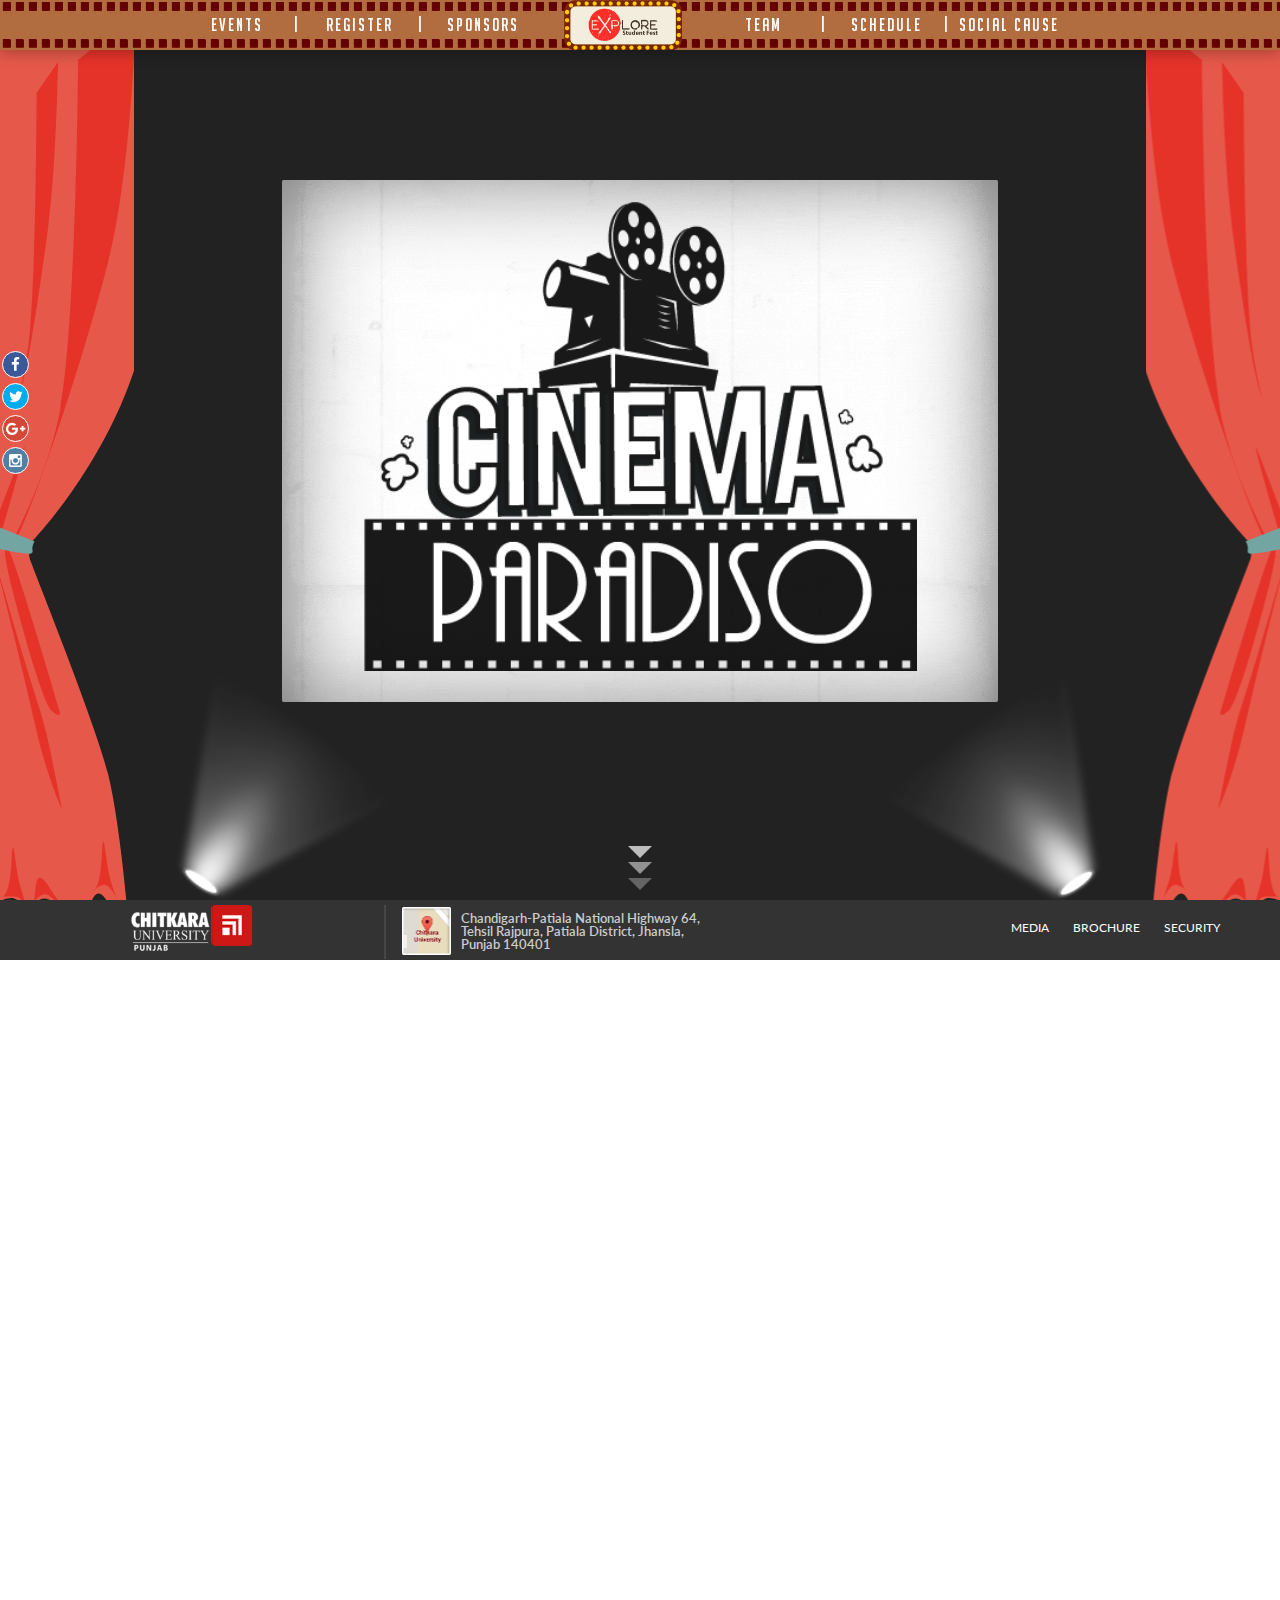
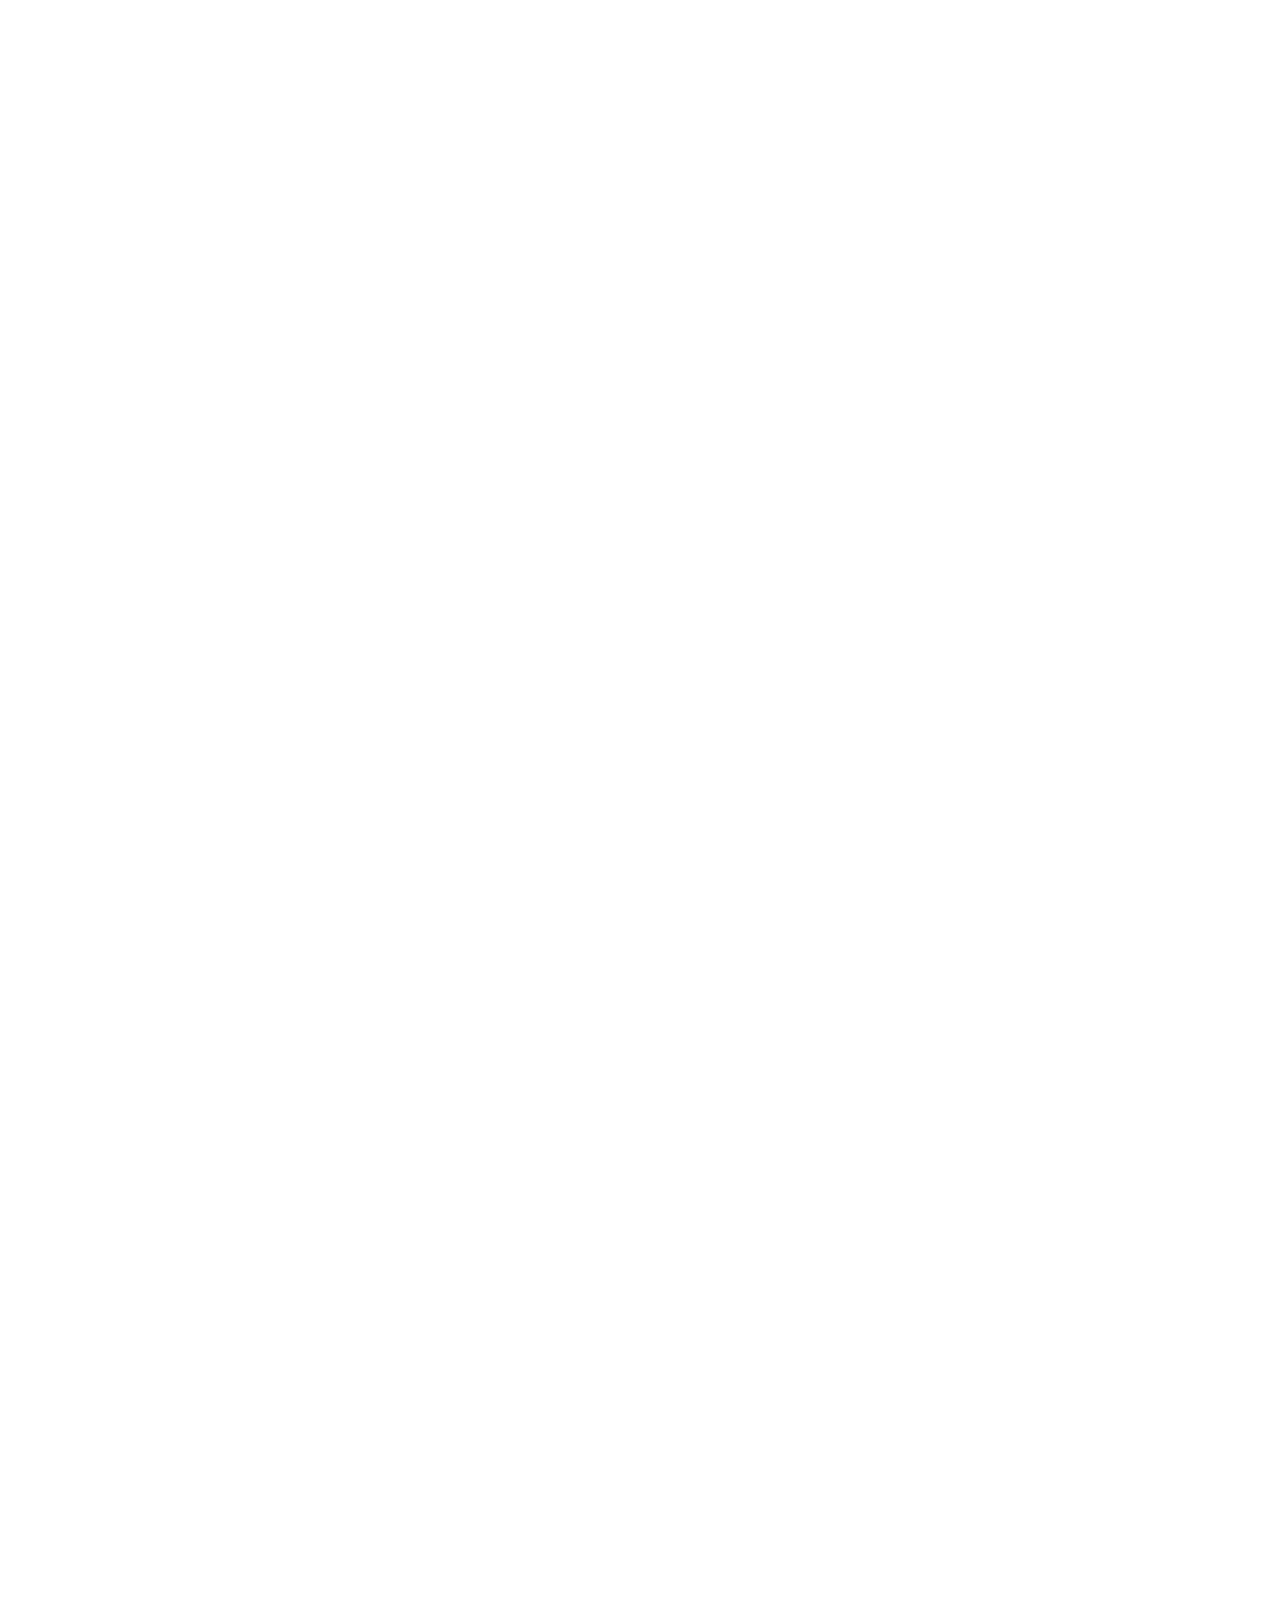
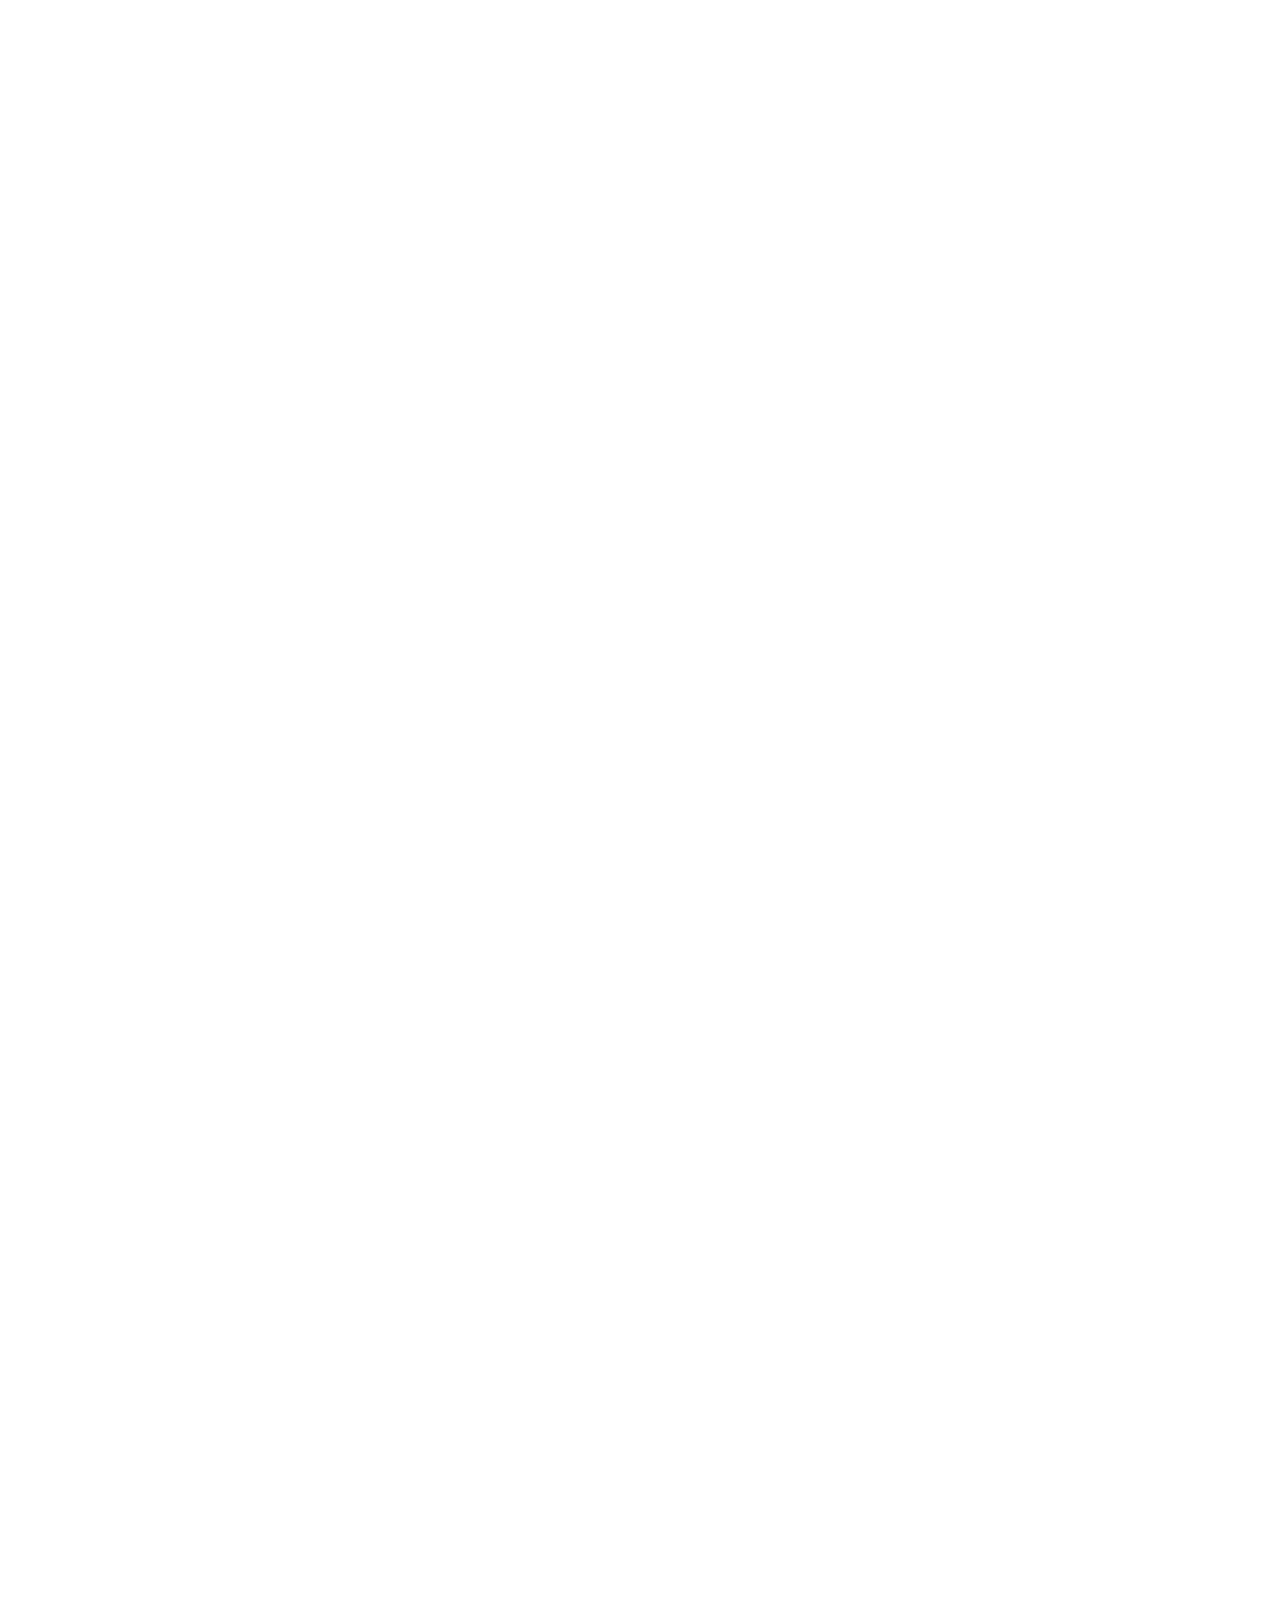
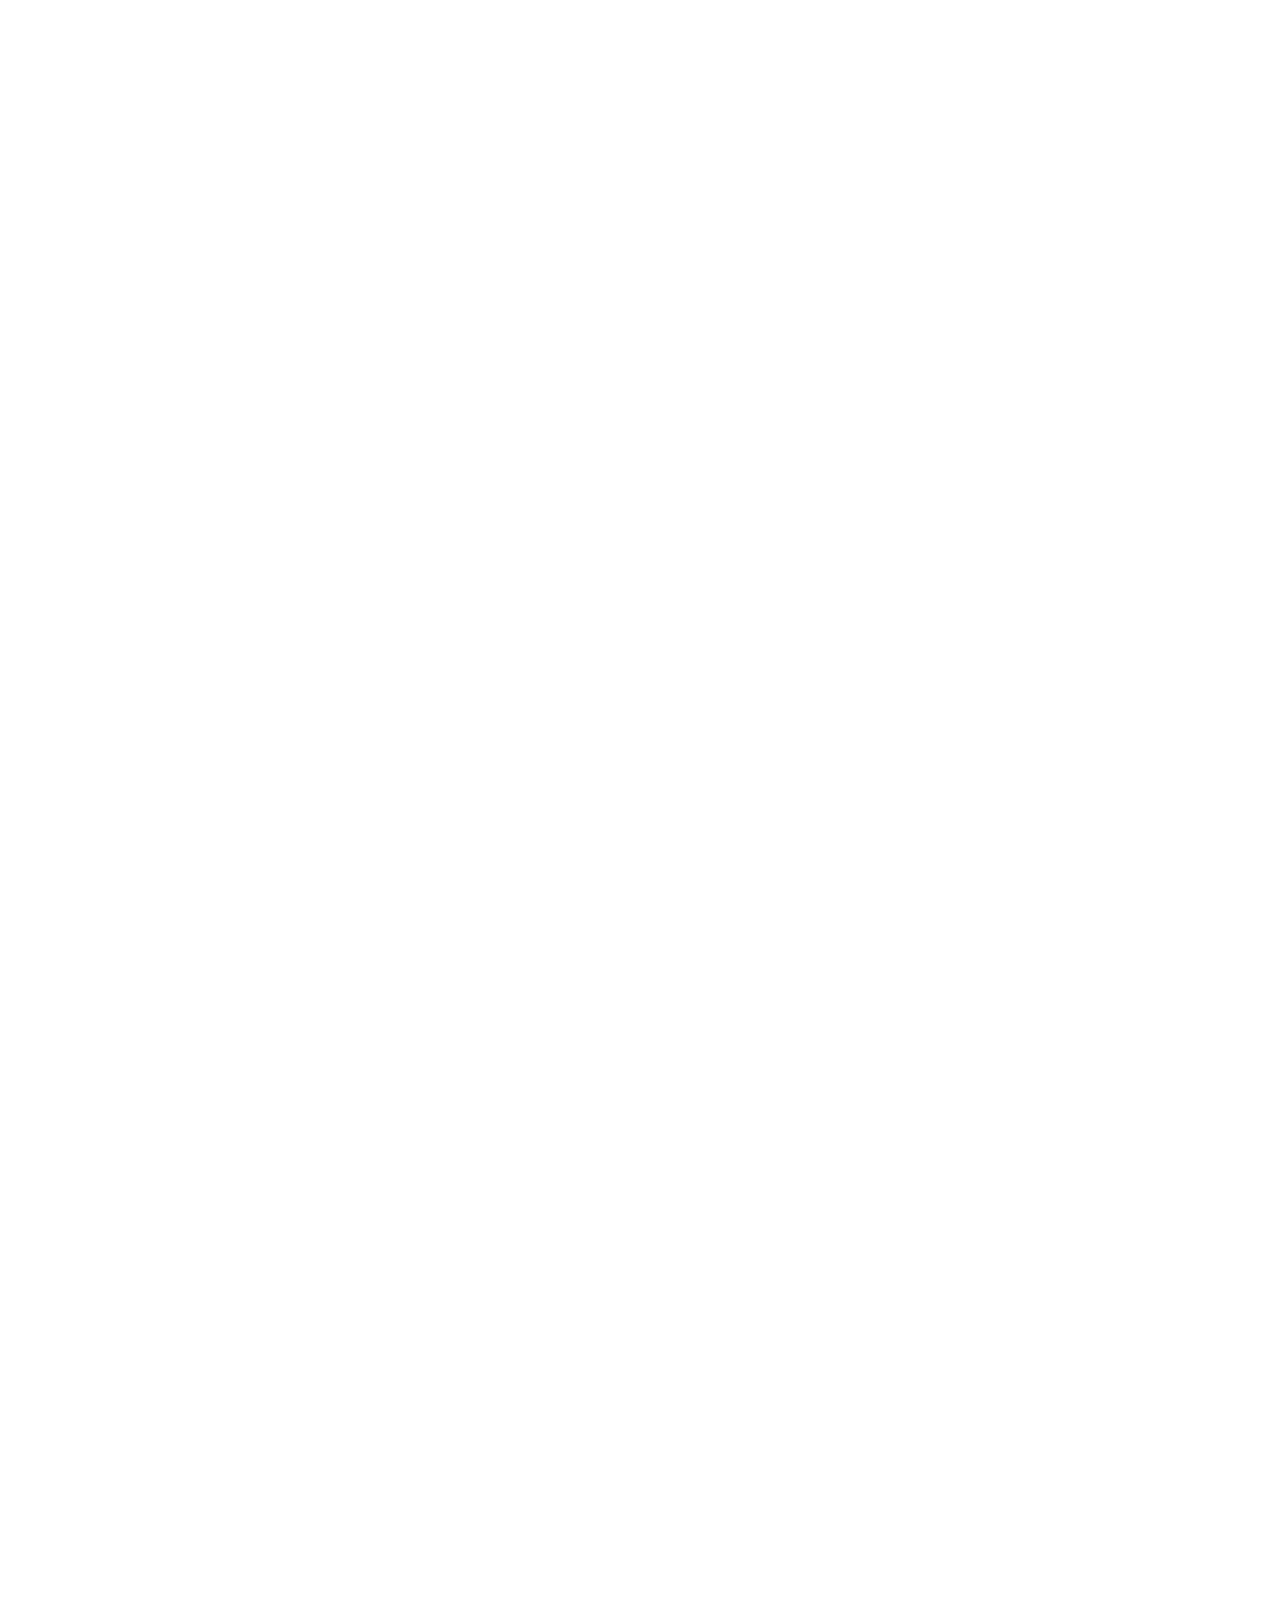
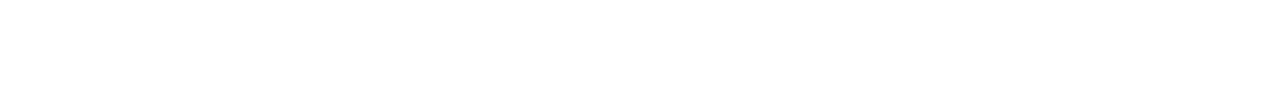
<file: index.html>
<html>
    <head>
        <link rel=stylesheet type="text/css" href="home.css">
        <link href='https://fonts.googleapis.com/css?family=Lato' rel='stylesheet' type='text/css'>
        <script type="text/javascript" src="javascript/skrollr.min.js"></script>
    </head>
    <body>

<!---------------------- TOP NAVIGATION BAR ------------------- -->
       
        <div class="menu">
                       <div class="bars">
                          <div class="links-menu">EVENTS</div><span>|</span>
                           <a href="/register"><div class="links-menu">REGISTER</div></a><span>|</span>
                           <div class="links-menu">SPONSORS</div>
                           <div id="nav-logo"></div>
                           <div class="links-menu">TEAM</div><span>|</span>
                           <div class="links-menu">SCHEDULE</div><span>|</span>
                           <div class="links-menu">SOCIAL CAUSE</div>
                       </div>
        </div>
        
<!---------------------- SOCIAL ICONS SIDEBAR ------------------- -->
       
        <div class="social-media">
           <div class="social-bg facebook"><a href="https://facebook.com/cu.explore" target="_blank"><i class="icon-facebook"></i></a></div>
            <div class="social-bg twitter"><a href="https://twitter.com/explorefest" target="_blank"><i class="icon-twitter"></i></a></div>
            <div class="social-bg gplus"><a href="https://plus.google.com/u/0/105904865461181649271/posts" target="_blank"><i class="icon-google-plus"></i></a></div>
            <div class="social-bg instagram"><a href="https://instagram.com/explorefest" target="_blank"><i class="icon-instagram"></i></a></div>
        </div>
        
<!-- -------------------- LANDING PAGE CONTAINER ------------------- -->
       
        <div id="home-background"></div>
        
            <div id="screen" data-100="top:20%;left:22%;right:22%;bottom: 22%;background-color:rgb(255,255,255);box-shadow: inset 0px 0px 95px rgba(0,0,0,0.5);" data-600= "top:0;left:0;right:0;bottom:0;background-color:rgb(232, 72, 61);box-shadow: inset 0px 0px 0px rgba(0,0,0,0.5);" data-1900="background-color:rgb(232, 72, 61);" data-2000="background-color:rgb(68, 130, 204);" data-2700="background-color:rgb(68, 130, 204);" data-2900="background-color:rgb(29, 147, 116);" data-3500="background-color:rgb(29, 147, 116);" data-3700="background-color:rgb(149, 165, 166);" data-4300="background-color:rgb(149, 165, 166);" data-4500="background-color:rgb(142, 68, 173);" data-5300="top:0;left:0;right:0;bottom:0;background-color:rgb(142, 68, 173);" data-5400="background-color:rgb(142, 68, 173);" data-5600="background-color:rgb(142, 68, 173);">
               <div class="screen-texture" data-100="opacity:0.1" data-600="opacity:0"></div>
                <div class="theme-logo" data-200="opacity:0.9" data-550="opacity:0"></div>
        </div>
        
        <div class="curtains curtain-left" data-100="left:-1.5%" data-550="left:-12%"></div>
        <div class="curtains curtain-right" data-100="right:-1.5%" data-550="right:-12%"></div>
        <div id="second-bacground" data-600="height:0%;top:0" data-900="height:100%;" data-1750="height:100%" data-1900="height:0;"></div>
        <div class="spotlight spotlight-left" data-100="bottom:-10px;left:10%" data-600="bottom:-210px;left:0%"></div>
        <div id="projector" data-900="transform:scale(0);top:27%;" data-950="transform:scale(1);top:27%;" data-1750="top:27%;transform:scale(1);" data-1850="top:-65%;transform:scale(1);"></div>
        <div class="spotlight spotlight-right" data-100="bottom:-10px;right:10%" data-600="bottom:-210px;right:0%"></div>
        
        
<!-- -------------------- TICKETS ------------------- -->
       
        <div class="tickets ticket-2k13" data-950="transform:scale(0)" data-1000="transform:scale(1)" data-1100="bottom:10%;right:25%;transform:scale(1)" data-1250="bottom:30%;right:35%;transform:scale(1)" data-1300="transform:scale(0)"></div>
        <div class="tickets ticket-2k15" data-1000="transform:scale(0);bottom:12%;right:15%;" data-1050="transform:scale(1);bottom:12%;right:15%;" data-1100="bottom:12%;right:15%;transform:scale(1)" data-1250="bottom:30%;right:20%;transform:scale(1)" data-1300="transform:scale(0)"></div>
        
        
<!-- ------------------- PHOTOS --------------------- -->
        
        <div class="benny-2k13" data-1300="bottom:30%;left:35%;transform:scale(0)" data-1450="bottom:48%;left:25%;transform:scale(1)" data-1550="bottom:66%;left:18%;transform:scale(0.7);" data-1700="bottom:66%;left:18%;transform:scale(0.7);" data-1800="bottom:130%"></div>
        <div class="alfaaz-2k13" data-1300="bottom:30%;left:35%;transform:scale(0)" data-1450="bottom:48%;left:48%;transform:scale(1)" data-1550="bottom:66%;left:35%;transform:scale(0.7)" data-1700="bottom:66%;left:35%;transform:scale(0.7)" data-1800="bottom:130%"></div>
        <div class="crowd-2k13" data-1300="bottom:30%;left:35%;transform:scale(0)" data-1450="bottom:48%;left:71%;transform:scale(1)" data-1550="bottom:66%;left:52%;transform:scale(0.7)" data-1700="bottom:66%;left:52%;transform:scale(0.7)" data-1800="bottom:130%"></div>
        
        <div class="neha-2k15" data-1300="bottom:30%;left:50%;transform:scale(0)" data-1450="bottom:23%;left:32%;transform:scale(1)" data-1550="bottom:6%;left:45%;transform:scale(0.7)" data-1700="bottom:6%;left:45%;transform:scale(0.7)" data-1900="bottom:130%"></div>
        <div class="local-2k15" data-1300="bottom:30%;left:50%;transform:scale(0)" data-1450="bottom:23%;left:54%;transform:scale(1)" data-1550="bottom:6%;left:61%;transform:scale(0.7)" data-1700="bottom:6%;left:61%;transform:scale(0.7)" data-1900="bottom:130%"></div>
        
        <div class="text-past" data-1550="opacity:0" data-1650="opacity:1" data-1700="opacity:1" data-1750="opacity:0">With the trends being already set,</div>
        <div class="text-past2" data-1650="opacity:0" data-1700="opacity:1" data-1700="opacity:1" data-1750="opacity:0">Get ready for yet another magnificence</div>
        
        
<!-- ----------------- CATEGORIES ------------------- -->
       
        <div class="projector-rotate" data-1900="opacity:0" data-2000="opacity:1" data-2600="transform:rotate(0deg)" data-2900="transform:rotate(36deg)" data-3400="transform:rotate(36deg)" data-3700="transform:rotate(72deg)" data-4300="transform:rotate(72deg)" data-4500="transform:rotate(108deg)" data-5200="opcaity:1" data-5300="opacity:0"></div>
        <div class="cat dance" data-2000="opacity:0" data-2150="opacity:1" data-2650="opacity:1" data-2700="opacity:0">Dance</div>
        <div class="cat fashion" data-2800="opacity:0" data-2950="opacity:1" data-3450="opacity:1" data-3500="opacity:0">Fashion</div>
        <div class="cat dance" data-3600="opacity:0" data-3750="opacity:1" data-4250="opacity:1" data-4300="opacity:0">Music</div>
        <div class="cat dramatics" data-4450="opacity:0" data-4550="opacity:1" data-5050="opacity:1" data-5100="opacity:0">Dramatics</div>
        <div class="dance-gif" data-2150="opacity:0" data-2300="opacity:1" data-2650="opacity:1" data-2700="opacity:0"></div>
        <div class="fashion-gif" data-2900="opacity:0" data-2950="opacity:1" data-3450="opacity:1" data-3500="opacity:0"></div>
        <div class="music-gif" data-3700="opacity:0" data-3750="opacity:1" data-4250="opacity:1" data-4300="opacity:0"></div>
        <div class="dramatics-gif" data-4500="opacity:0" data-4550="opacity:1" data-5050="opacity:1" data-5100="opacity:0"></div>
        <div class="cat-dance-disc" data-2300="opacity:0" data-2500="opacity:1" data-2600="opacity:1" data-2700="opacity:0">When dance intrigues you to tap your feet</div>
        <div class="cat-dance-disc" data-3100="opacity:0" data-3300="opacity:1" data-3400="opacity:1" data-3500="opacity:0">And when entirely new dimensions of fashions are accustomed </div>
        <div class="cat-dance-disc" data-3900="opacity:0" data-4100="opacity:1" data-4200="opacity:1" data-4300="opacity:0">To the heart whelming tones that enchant your soul</div>
        <div class="cat-dance-disc" data-4700="opacity:0" data-4900="opacity:1" data-5000="opacity:1" data-5100="opacity:0">The talent as powerful as a weapon</div>
        <div align="center" id="scroll" data-0="opacity:1;" data-200="opacity:0">
            <!--<img src="images/downButton.png" class="down">-->
            <div class="arrow" style="opacity:0.7;"></div>
            <div class="arrow" style="opacity:0.5;"></div><div style="opacity:0.3;" class="arrow"></div>
        </div>

<!-- ------------------ END PAGE ------------------ -->        
       
        <div class="ending-page-container" data-5600="opacity:0" data-5800="opacity:1">
            <div class="left-container" >
            
                <div class="teaser" data-5600="height:0px" data-5800="height:300px"><iframe width="100%" height="100%" src="https://www.youtube.com/embed/9bZkp7q19f0" frameborder="0" allowfullscreen></iframe></div>
                </div>
            </div>
            <div class="right-container" data-5600="height:0px" data-5800="height:480px">
             <div class="box" data-5500="display:none;" data-5600="display:block;height:0px;" data-5800="height:250px;">
              <h2>Contact Us</h2>
                  <form>
                    <input type="text" name="field1" placeholder="Full Name" />
                    <input type="email" name="field2" placeholder="Email" />
                    <textarea placeholder="Message" onkeyup="adjust_textarea(this)"></textarea>
                    <input type="button" value="Send Message" />
                  </form>
            </div>
        </div>
            
<!-- -------------------- FOOTER ------------------- -->            
       
        <div class="footer" data-5500="bottom:-60px" data-5650="bottom:0">
            <div class="left-footer"></div>
            <div class="right-footer">
                <div class="map-container">
                    <a href="https://www.google.com/maps/place/Chitkara+Institute+of+Engineering+and+Technology,+Jhansla,+Punjab+140401,+India/@30.5105313,76.6637912,13.5z/data=!4m2!3m1!1s0x390fdc931b09d687:0x128e82133ee94138" target="_blank"><img src="images/map.PNG" alt=""></a>
                    <span>Chandigarh-Patiala National Highway 64, Tehsil Rajpura, Patiala District, Jhansla, Punjab 140401</span>
                </div>
                <div class="footer-links"><ul>
                    <li><a href="#" target="_blank">MEDIA</a></li>
                    <li><a href="#" target="_blank">BROCHURE</a></li>
                    <li><a href="#" target="_blank">SECURITY</a></li>
                </ul></div>
            </div>
        </div>

<!-- -------------------- PROPS & IMAGES ------------------- -->  

<!--<div id="popcorn" data-5500="bottom:-180px" data-5650="bottom:55px"></div>-->
       
<!-- -------------------- SKROLLR ------------------- -->  
        
<script type="text/javascript">skrollr.init({
    forceHeight: false,
    smoothScrolling:true,
    smoothScrollingDuration:500,
    easing: {
        //This easing will sure drive you crazy
        wtf: Math.random,
        inverted: function(p) {
            return 1 - p;
        }
    }
});    
    //auto expand textarea
function adjust_textarea(h) {
    h.style.height = "20px";
    h.style.height = (h.scrollHeight)+"px";
}

</script>
    </body>
    
</html>
</file>
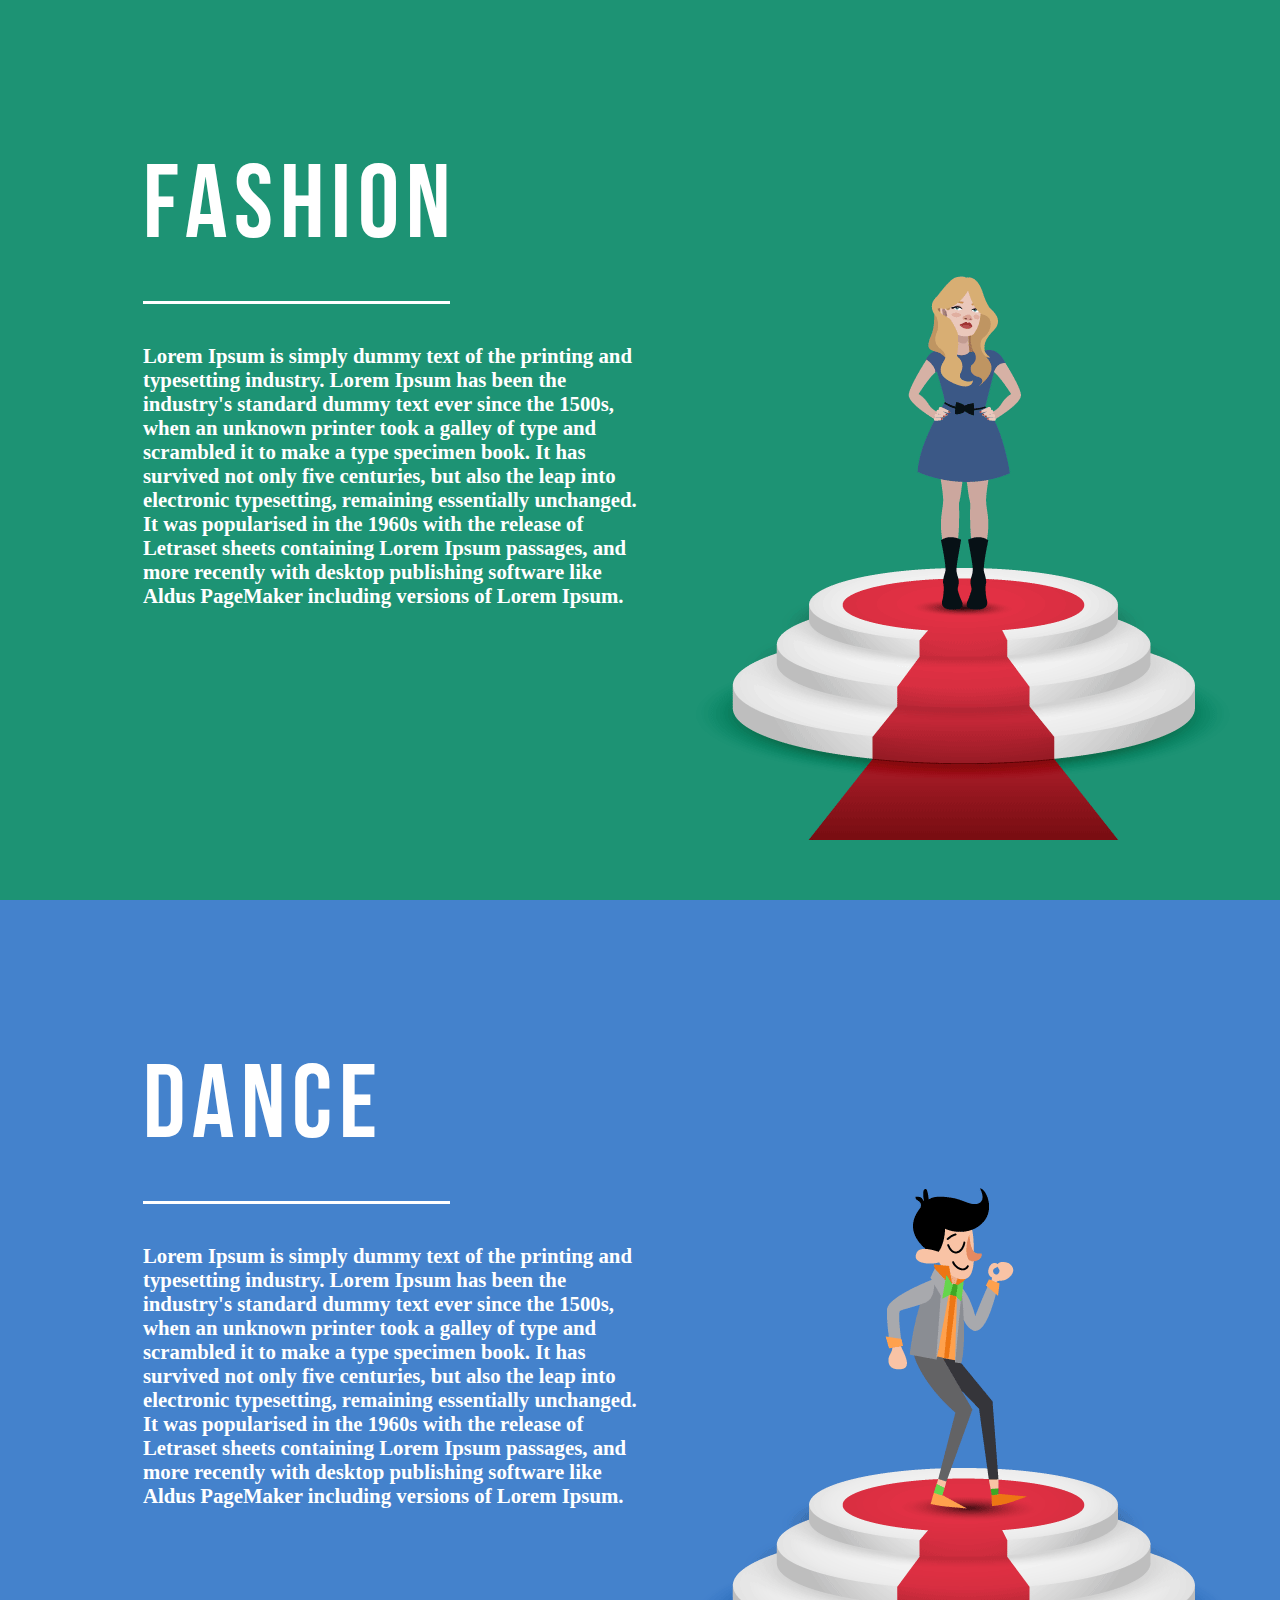
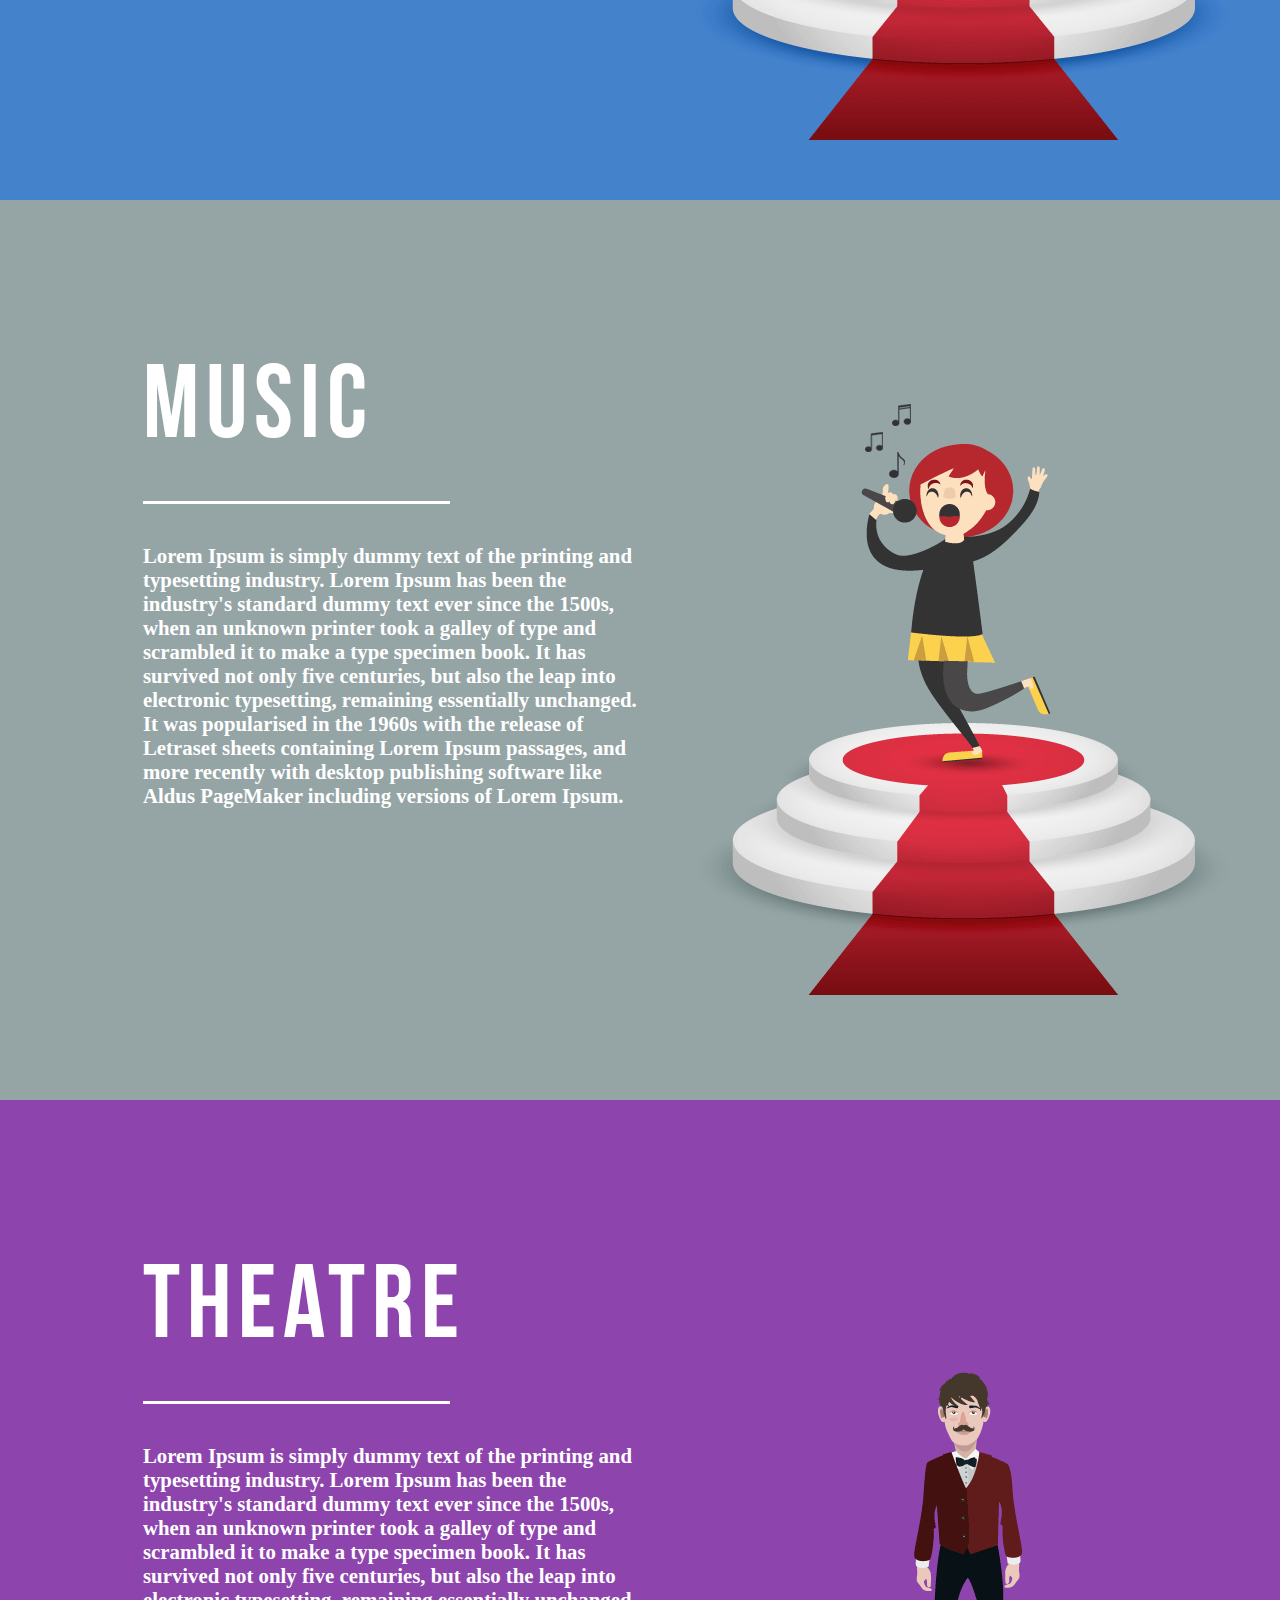
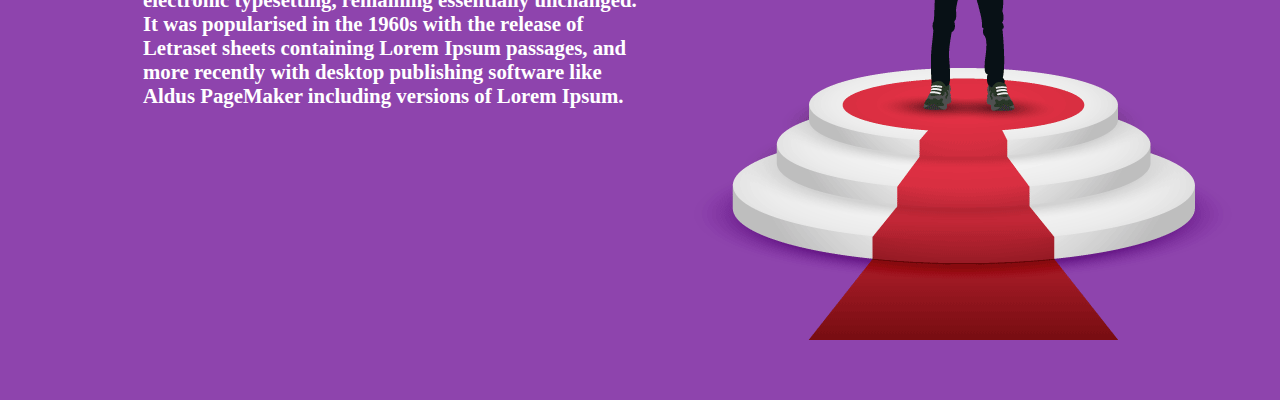
<file: Event Categories/index.html>
<html>
    <head>
        <link rel="stylesheet" href="style.css">
    </head>
<body>
    <div class="category-container cat1">
            <div class="cat-info">
                <div class="cat-head">FASHION</div>
                <div class="cat-body">Lorem Ipsum is simply dummy text of the printing and typesetting industry. Lorem Ipsum has been the industry's standard dummy text ever since the 1500s, when an unknown printer took a galley of type and scrambled it to make a type specimen book. It has survived not only five centuries, but also the leap into electronic typesetting, remaining essentially unchanged. It was popularised in the 1960s with the release of Letraset sheets containing Lorem Ipsum passages, and more recently with desktop publishing software like Aldus PageMaker including versions of Lorem Ipsum.</div>
            </div>
            <div class="cat-image img1"></div>
        </div>
        <div class="category-container cat2">
            <div class="cat-info">
                <div class="cat-head">DANCE</div>
                <div class="cat-body">Lorem Ipsum is simply dummy text of the printing and typesetting industry. Lorem Ipsum has been the industry's standard dummy text ever since the 1500s, when an unknown printer took a galley of type and scrambled it to make a type specimen book. It has survived not only five centuries, but also the leap into electronic typesetting, remaining essentially unchanged. It was popularised in the 1960s with the release of Letraset sheets containing Lorem Ipsum passages, and more recently with desktop publishing software like Aldus PageMaker including versions of Lorem Ipsum.</div>
            </div>
            <div class="cat-image img2"></div>
        </div>
        <div class="category-container cat3">
            <div class="cat-info">
                <div class="cat-head">MUSIC</div>
                <div class="cat-body">Lorem Ipsum is simply dummy text of the printing and typesetting industry. Lorem Ipsum has been the industry's standard dummy text ever since the 1500s, when an unknown printer took a galley of type and scrambled it to make a type specimen book. It has survived not only five centuries, but also the leap into electronic typesetting, remaining essentially unchanged. It was popularised in the 1960s with the release of Letraset sheets containing Lorem Ipsum passages, and more recently with desktop publishing software like Aldus PageMaker including versions of Lorem Ipsum.</div>
            </div>
            <div class="cat-image img3"></div>
        </div>
        <div class="category-container cat4">
            <div class="cat-info">
                <div class="cat-head">THEATRE</div>
                <div class="cat-body">Lorem Ipsum is simply dummy text of the printing and typesetting industry. Lorem Ipsum has been the industry's standard dummy text ever since the 1500s, when an unknown printer took a galley of type and scrambled it to make a type specimen book. It has survived not only five centuries, but also the leap into electronic typesetting, remaining essentially unchanged. It was popularised in the 1960s with the release of Letraset sheets containing Lorem Ipsum passages, and more recently with desktop publishing software like Aldus PageMaker including versions of Lorem Ipsum.</div>
            </div>
            <div class="cat-image img4"></div>
        </div>
</body>
</html>
</file>
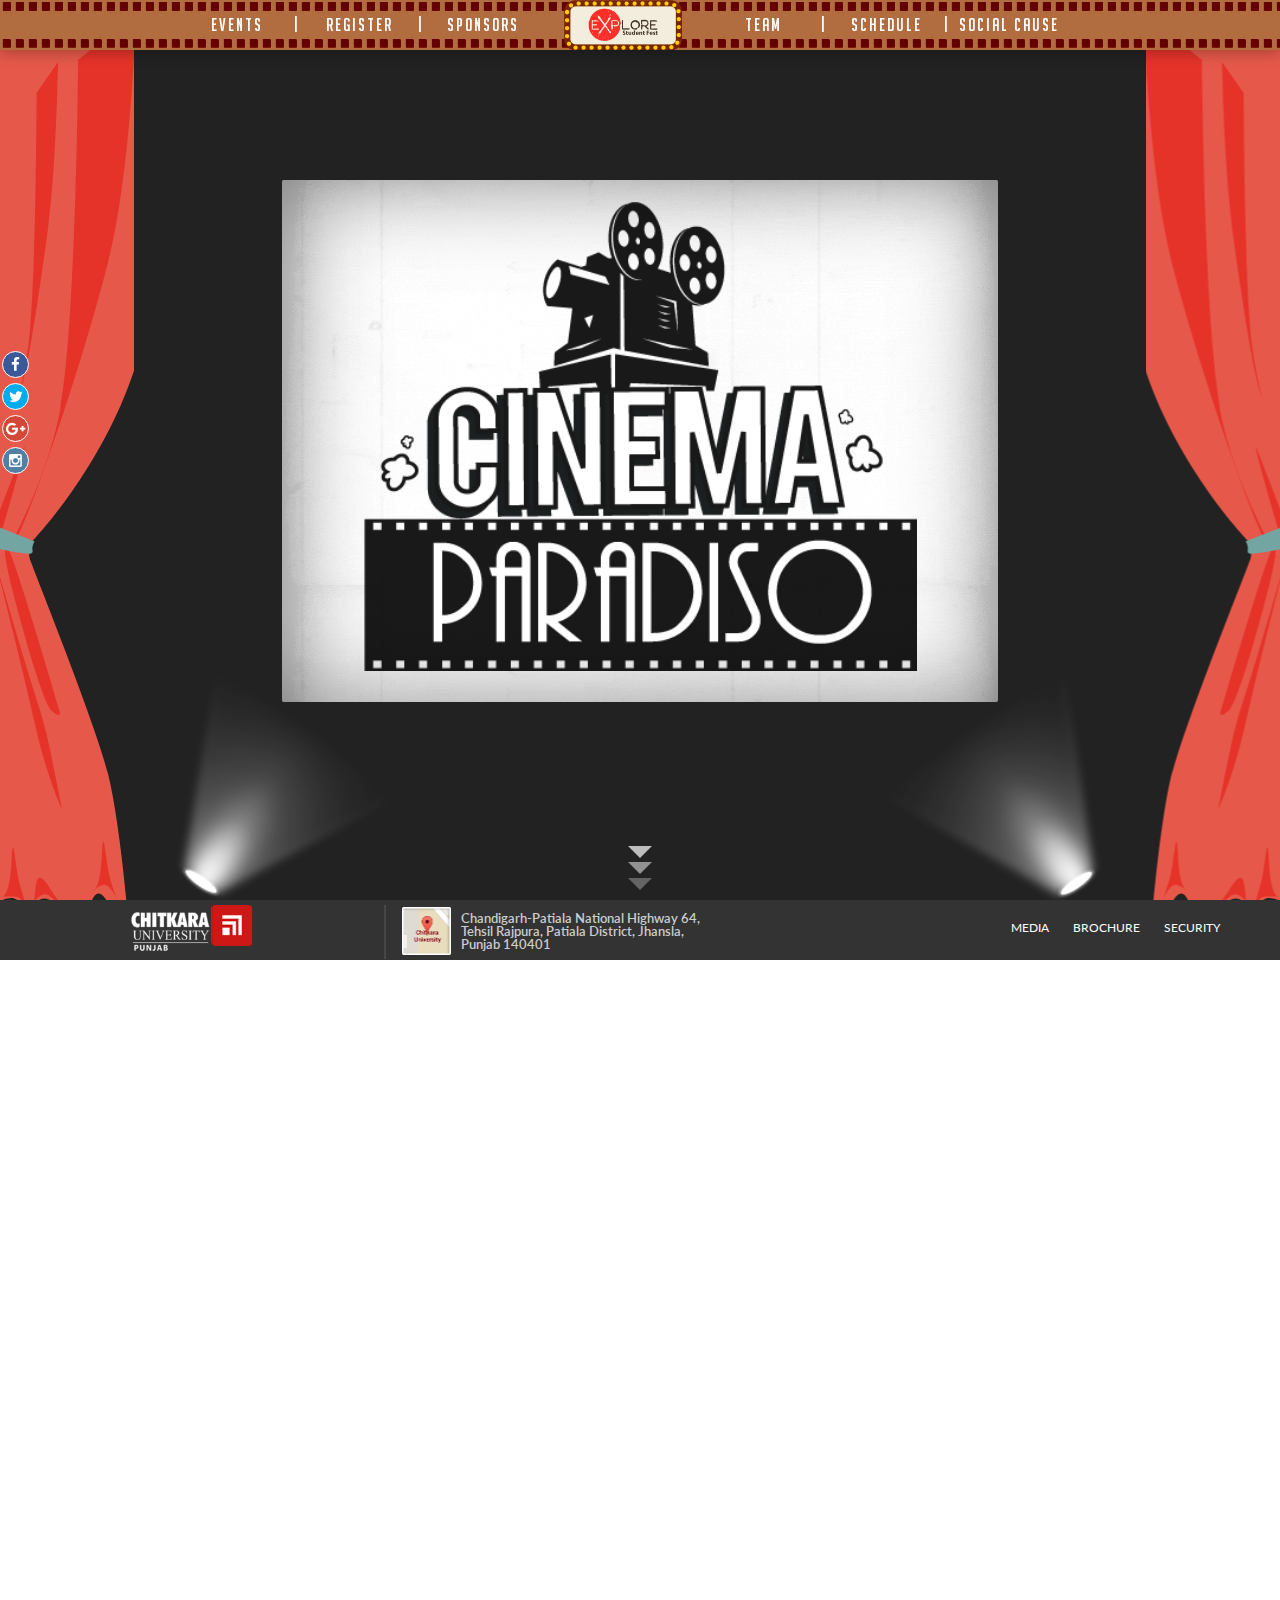
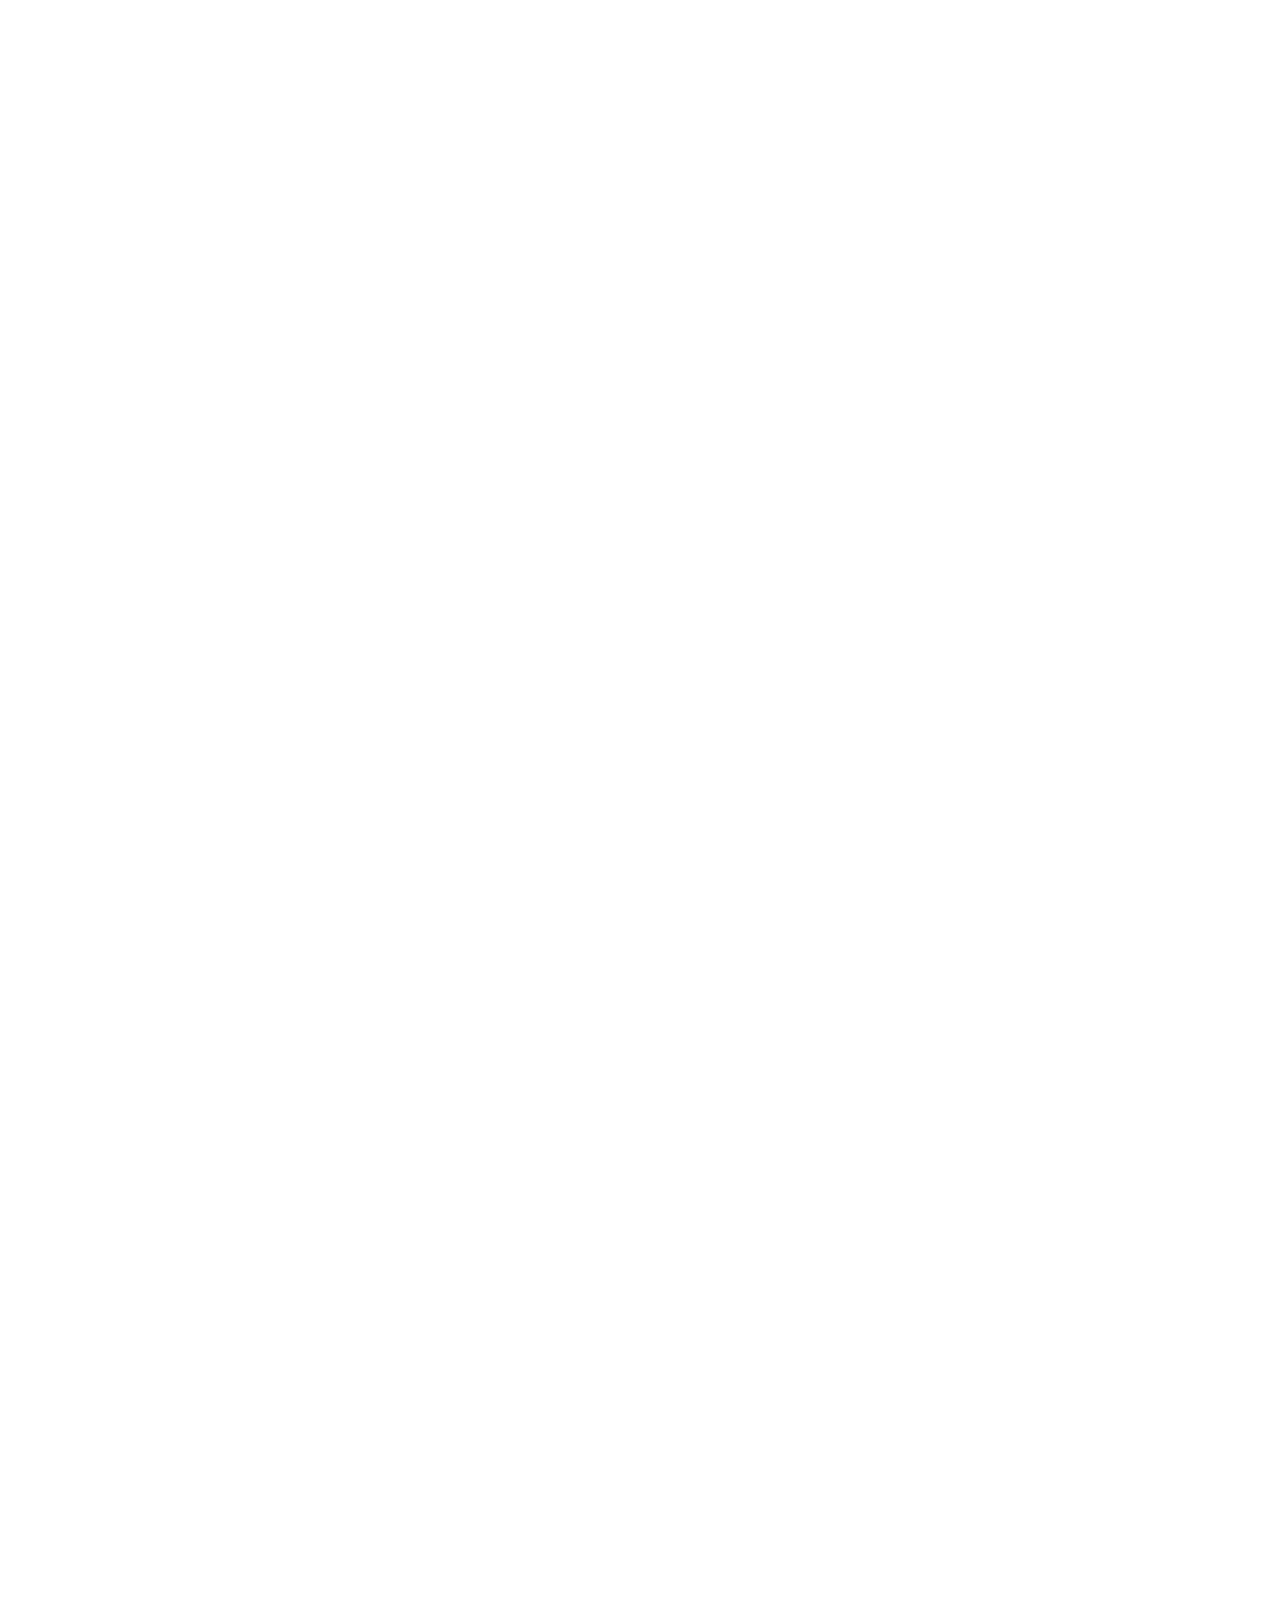
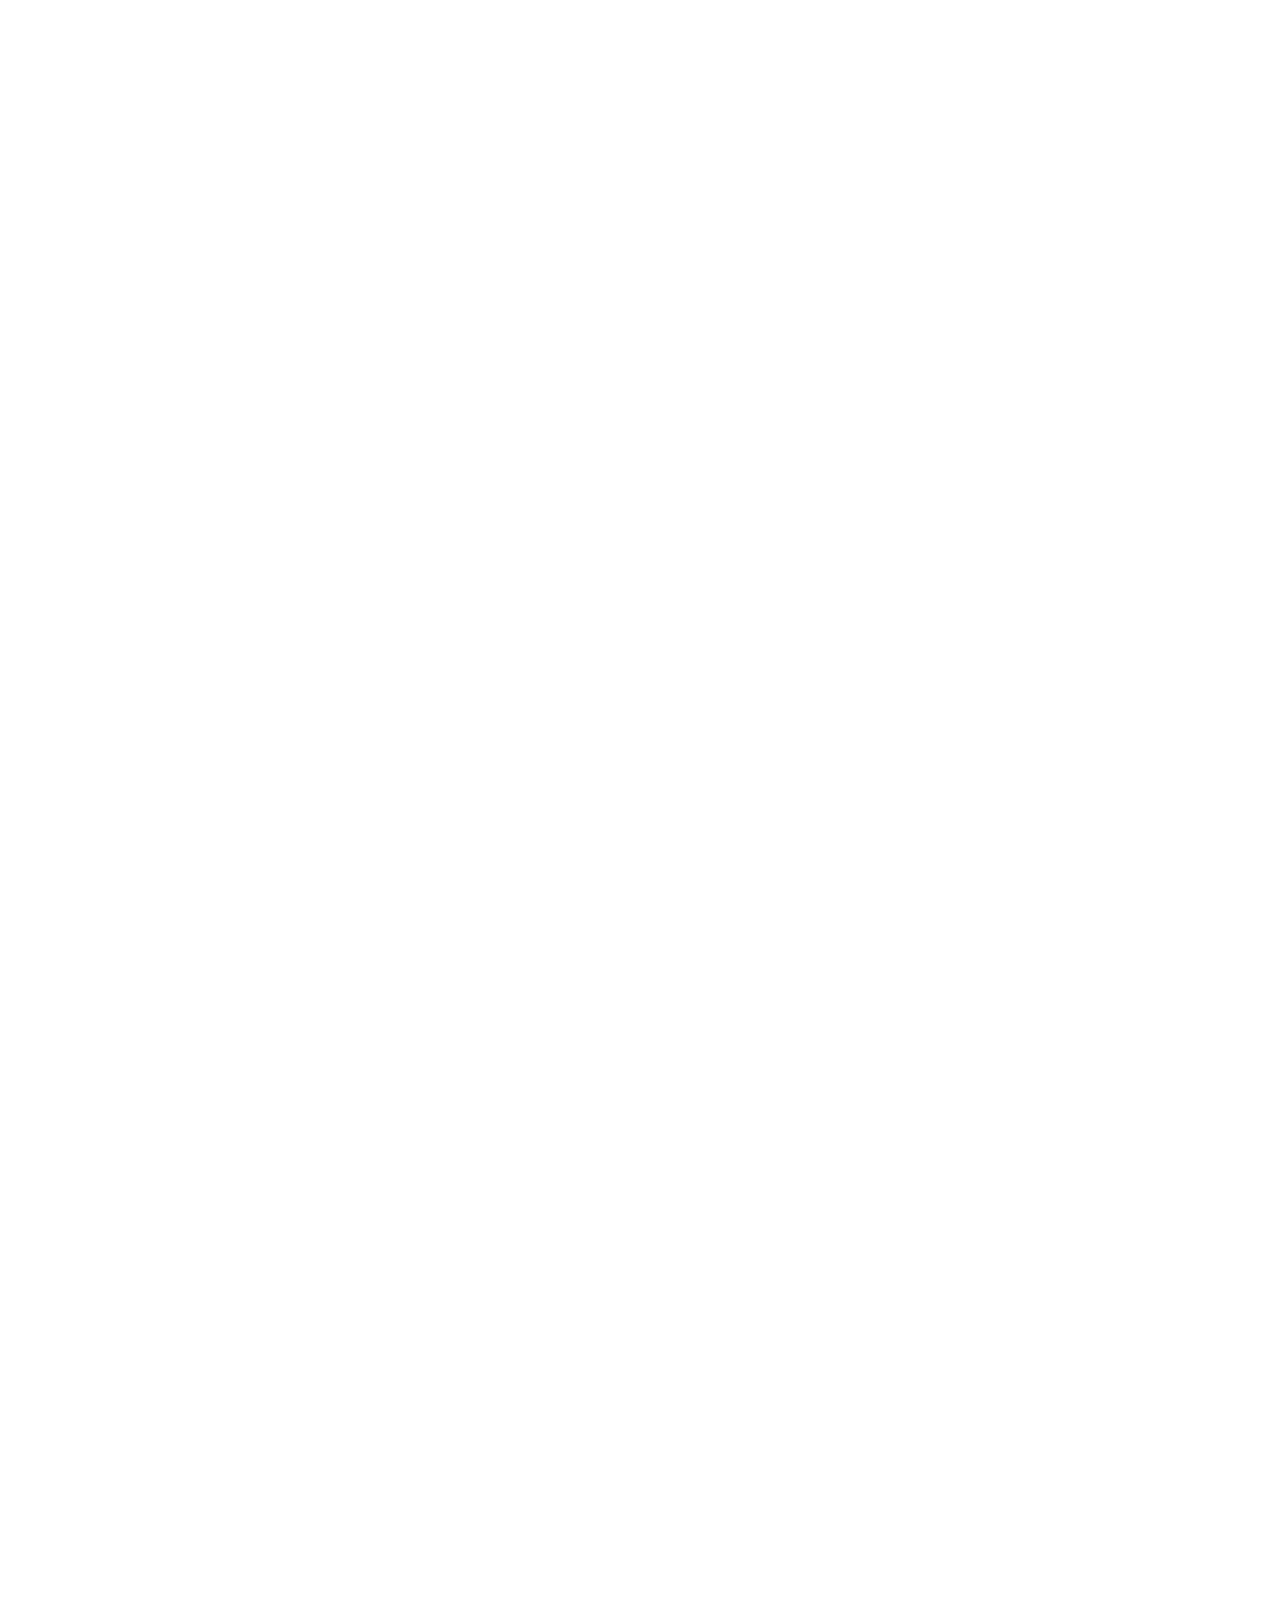
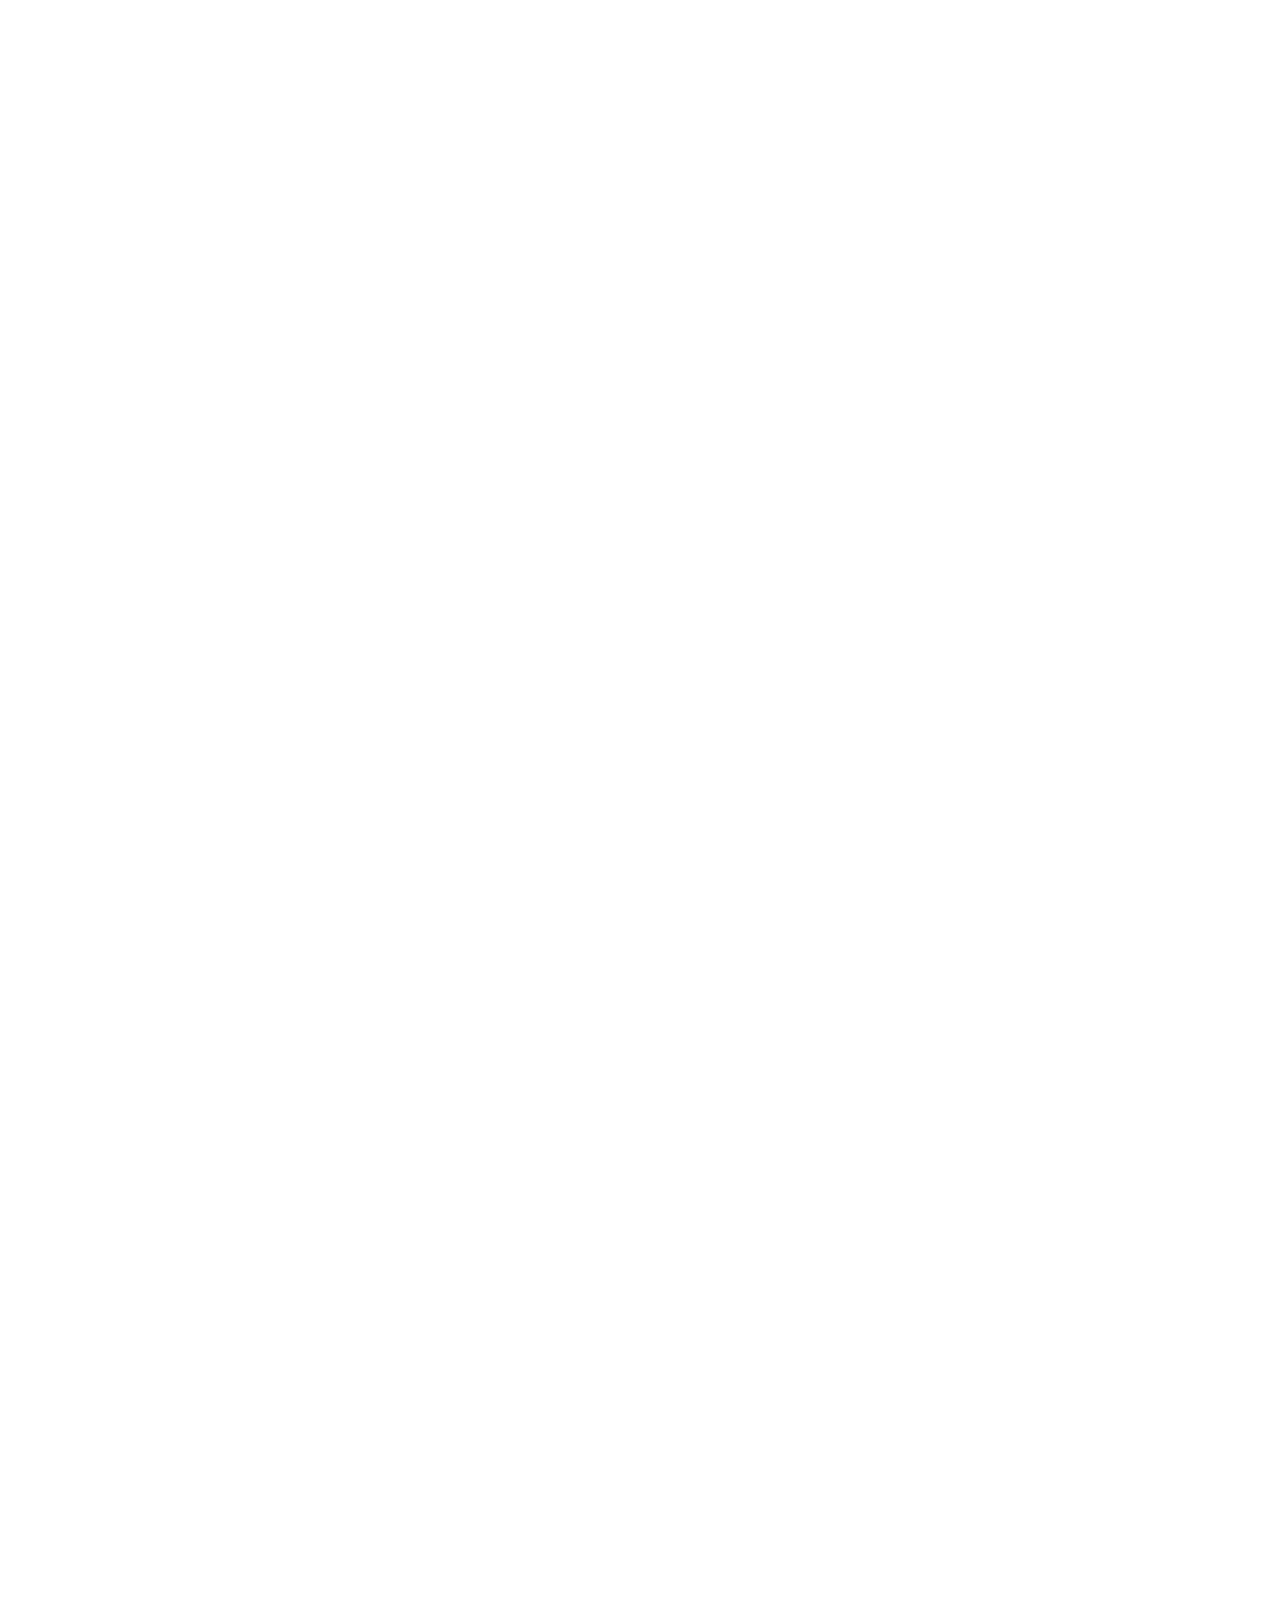
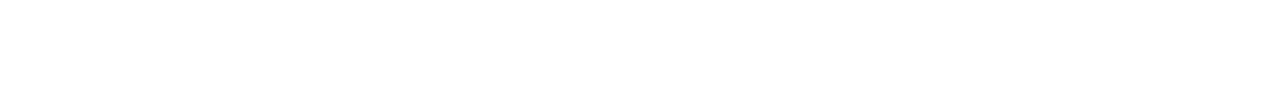
<file: home.html>
<html>
    <head>
        <link rel=stylesheet type="text/css" href="home.css">
        <link href='https://fonts.googleapis.com/css?family=Lato' rel='stylesheet' type='text/css'>
        <script type="text/javascript" src="javascript/skrollr.min.js"></script>
    </head>
    <body>

<!---------------------- TOP NAVIGATION BAR ------------------- -->
       
        <div class="menu">
                       <div class="bars">
                          <div class="links-menu">EVENTS</div><span>|</span>
                           <div class="links-menu">REGISTER</div><span>|</span>
                           <div class="links-menu">SPONSORS</div>
                           <div id="nav-logo"></div>
                           <div class="links-menu">TEAM</div><span>|</span>
                           <div class="links-menu">SCHEDULE</div><span>|</span>
                           <div class="links-menu">SOCIAL CAUSE</div>
                       </div>
        </div>
        
<!---------------------- SOCIAL ICONS SIDEBAR ------------------- -->
       
        <div class="social-media">
           <div class="social-bg facebook"><a href="https://facebook.com/cu.explore" target="_blank"><i class="icon-facebook"></i></a></div>
            <div class="social-bg twitter"><a href="https://twitter.com/explorefest" target="_blank"><i class="icon-twitter"></i></a></div>
            <div class="social-bg gplus"><a href="https://plus.google.com/u/0/105904865461181649271/posts" target="_blank"><i class="icon-google-plus"></i></a></div>
            <div class="social-bg instagram"><a href="https://instagram.com/explorefest" target="_blank"><i class="icon-instagram"></i></a></div>
        </div>
        
<!-- -------------------- LANDING PAGE CONTAINER ------------------- -->
       
        <div id="home-background"></div>
        
            <div id="screen" data-100="top:20%;left:22%;right:22%;bottom: 22%;background-color:rgb(255,255,255);box-shadow: inset 0px 0px 95px rgba(0,0,0,0.5);" data-600= "top:0;left:0;right:0;bottom:0;background-color:rgb(232, 72, 61);box-shadow: inset 0px 0px 0px rgba(0,0,0,0.5);" data-1900="background-color:rgb(232, 72, 61);" data-2000="background-color:rgb(68, 130, 204);" data-2700="background-color:rgb(68, 130, 204);" data-2900="background-color:rgb(29, 147, 116);" data-3500="background-color:rgb(29, 147, 116);" data-3700="background-color:rgb(149, 165, 166);" data-4300="background-color:rgb(149, 165, 166);" data-4500="background-color:rgb(142, 68, 173);" data-5300="top:0;left:0;right:0;bottom:0;background-color:rgb(142, 68, 173);" data-5400="background-color:rgb(142, 68, 173);" data-5600="background-color:rgb(142, 68, 173);">
               <div class="screen-texture" data-100="opacity:0.1" data-600="opacity:0"></div>
                <div class="theme-logo" data-200="opacity:0.9" data-550="opacity:0"></div>
        </div>
        
        <div class="curtains curtain-left" data-100="left:-1.5%" data-550="left:-12%"></div>
        <div class="curtains curtain-right" data-100="right:-1.5%" data-550="right:-12%"></div>
        <div id="second-bacground" data-600="height:0%;top:0" data-900="height:100%;" data-1750="height:100%" data-1900="height:0;"></div>
        <div class="spotlight spotlight-left" data-100="bottom:-10px;left:10%" data-600="bottom:-210px;left:0%"></div>
        <div id="projector" data-900="transform:scale(0);top:27%;" data-950="transform:scale(1);top:27%;" data-1750="top:27%;transform:scale(1);" data-1850="top:-65%;transform:scale(1);"></div>
        <div class="spotlight spotlight-right" data-100="bottom:-10px;right:10%" data-600="bottom:-210px;right:0%"></div>
        
        
<!-- -------------------- TICKETS ------------------- -->
       
        <div class="tickets ticket-2k13" data-950="transform:scale(0)" data-1000="transform:scale(1)" data-1100="bottom:10%;right:25%;transform:scale(1)" data-1250="bottom:30%;right:35%;transform:scale(1)" data-1300="transform:scale(0)"></div>
        <div class="tickets ticket-2k15" data-1000="transform:scale(0);bottom:12%;right:15%;" data-1050="transform:scale(1);bottom:12%;right:15%;" data-1100="bottom:12%;right:15%;transform:scale(1)" data-1250="bottom:30%;right:20%;transform:scale(1)" data-1300="transform:scale(0)"></div>
        
        
<!-- ------------------- PHOTOS --------------------- -->
        
        <div class="benny-2k13" data-1300="bottom:30%;left:35%;transform:scale(0)" data-1450="bottom:48%;left:25%;transform:scale(1)" data-1550="bottom:66%;left:18%;transform:scale(0.7);" data-1700="bottom:66%;left:18%;transform:scale(0.7);" data-1800="bottom:130%"></div>
        <div class="alfaaz-2k13" data-1300="bottom:30%;left:35%;transform:scale(0)" data-1450="bottom:48%;left:48%;transform:scale(1)" data-1550="bottom:66%;left:35%;transform:scale(0.7)" data-1700="bottom:66%;left:35%;transform:scale(0.7)" data-1800="bottom:130%"></div>
        <div class="crowd-2k13" data-1300="bottom:30%;left:35%;transform:scale(0)" data-1450="bottom:48%;left:71%;transform:scale(1)" data-1550="bottom:66%;left:52%;transform:scale(0.7)" data-1700="bottom:66%;left:52%;transform:scale(0.7)" data-1800="bottom:130%"></div>
        
        <div class="neha-2k15" data-1300="bottom:30%;left:50%;transform:scale(0)" data-1450="bottom:23%;left:32%;transform:scale(1)" data-1550="bottom:6%;left:45%;transform:scale(0.7)" data-1700="bottom:6%;left:45%;transform:scale(0.7)" data-1900="bottom:130%"></div>
        <div class="local-2k15" data-1300="bottom:30%;left:50%;transform:scale(0)" data-1450="bottom:23%;left:54%;transform:scale(1)" data-1550="bottom:6%;left:61%;transform:scale(0.7)" data-1700="bottom:6%;left:61%;transform:scale(0.7)" data-1900="bottom:130%"></div>
        
        <div class="text-past" data-1550="opacity:0" data-1650="opacity:1" data-1700="opacity:1" data-1750="opacity:0">With the trends being already set,</div>
        <div class="text-past2" data-1650="opacity:0" data-1700="opacity:1" data-1700="opacity:1" data-1750="opacity:0">Get ready for yet another magnificence</div>
        
        
<!-- ----------------- CATEGORIES ------------------- -->
       
        <div class="projector-rotate" data-1900="opacity:0" data-2000="opacity:1" data-2600="transform:rotate(0deg)" data-2900="transform:rotate(36deg)" data-3400="transform:rotate(36deg)" data-3700="transform:rotate(72deg)" data-4300="transform:rotate(72deg)" data-4500="transform:rotate(108deg)" data-5200="opcaity:1" data-5300="opacity:0"></div>
        <div class="cat dance" data-2000="opacity:0" data-2150="opacity:1" data-2650="opacity:1" data-2700="opacity:0">Dance</div>
        <div class="cat fashion" data-2800="opacity:0" data-2950="opacity:1" data-3450="opacity:1" data-3500="opacity:0">Fashion</div>
        <div class="cat dance" data-3600="opacity:0" data-3750="opacity:1" data-4250="opacity:1" data-4300="opacity:0">Music</div>
        <div class="cat dramatics" data-4450="opacity:0" data-4550="opacity:1" data-5050="opacity:1" data-5100="opacity:0">Dramatics</div>
        <div class="dance-gif" data-2150="opacity:0" data-2300="opacity:1" data-2650="opacity:1" data-2700="opacity:0"></div>
        <div class="fashion-gif" data-2900="opacity:0" data-2950="opacity:1" data-3450="opacity:1" data-3500="opacity:0"></div>
        <div class="music-gif" data-3700="opacity:0" data-3750="opacity:1" data-4250="opacity:1" data-4300="opacity:0"></div>
        <div class="dramatics-gif" data-4500="opacity:0" data-4550="opacity:1" data-5050="opacity:1" data-5100="opacity:0"></div>
        <div class="cat-dance-disc" data-2300="opacity:0" data-2500="opacity:1" data-2600="opacity:1" data-2700="opacity:0">When dance intrigues you to tap your feet</div>
        <div class="cat-dance-disc" data-3100="opacity:0" data-3300="opacity:1" data-3400="opacity:1" data-3500="opacity:0">And when entirely new dimensions of fashions are accustomed </div>
        <div class="cat-dance-disc" data-3900="opacity:0" data-4100="opacity:1" data-4200="opacity:1" data-4300="opacity:0">To the heart whelming tones that enchant your soul</div>
        <div class="cat-dance-disc" data-4700="opacity:0" data-4900="opacity:1" data-5000="opacity:1" data-5100="opacity:0">The talent as powerful as a weapon</div>
        <div align="center" id="scroll" data-0="opacity:1;" data-200="opacity:0">
            <!--<img src="images/downButton.png" class="down">-->
            <div class="arrow" style="opacity:0.7;"></div>
            <div class="arrow" style="opacity:0.5;"></div><div style="opacity:0.3;" class="arrow"></div>
        </div>

<!-- ------------------ END PAGE ------------------ -->        
       
        <div class="ending-page-container" data-5600="opacity:0" data-5800="opacity:1">
            <div class="left-container" >
            
                <div class="teaser" data-5600="height:0px" data-5800="height:300px"><iframe width="100%" height="100%" src="https://www.youtube.com/embed/9bZkp7q19f0" frameborder="0" allowfullscreen></iframe></div>
                </div>
            </div>
            <div class="right-container" data-5600="height:0px" data-5800="height:480px">
             <div class="box" data-5500="display:none;" data-5600="display:block;height:0px;" data-5800="height:250px;">
              <h2>Contact Us</h2>
                  <form>
                    <input type="text" name="field1" placeholder="Full Name" />
                    <input type="email" name="field2" placeholder="Email" />
                    <textarea placeholder="Message" onkeyup="adjust_textarea(this)"></textarea>
                    <input type="button" value="Send Message" />
                  </form>
            </div>
        </div>
            
<!-- -------------------- FOOTER ------------------- -->            
       
        <div class="footer" data-5500="bottom:-60px" data-5650="bottom:0">
            <div class="left-footer"></div>
            <div class="right-footer">
                <div class="map-container">
                    <a href="https://www.google.com/maps/place/Chitkara+Institute+of+Engineering+and+Technology,+Jhansla,+Punjab+140401,+India/@30.5105313,76.6637912,13.5z/data=!4m2!3m1!1s0x390fdc931b09d687:0x128e82133ee94138" target="_blank"><img src="images/map.PNG" alt=""></a>
                    <span>Chandigarh-Patiala National Highway 64, Tehsil Rajpura, Patiala District, Jhansla, Punjab 140401</span>
                </div>
                <div class="footer-links"><ul>
                    <li><a href="#" target="_blank">MEDIA</a></li>
                    <li><a href="#" target="_blank">BROCHURE</a></li>
                    <li><a href="#" target="_blank">SECURITY</a></li>
                </ul></div>
            </div>
        </div>

<!-- -------------------- PROPS & IMAGES ------------------- -->  

<!--<div id="popcorn" data-5500="bottom:-180px" data-5650="bottom:55px"></div>-->
       
<!-- -------------------- SKROLLR ------------------- -->  
        
<script type="text/javascript">skrollr.init({
    forceHeight: false,
    smoothScrolling:true,
    smoothScrollingDuration:500,
    easing: {
        //This easing will sure drive you crazy
        wtf: Math.random,
        inverted: function(p) {
            return 1 - p;
        }
    }
});    
    //auto expand textarea
function adjust_textarea(h) {
    h.style.height = "20px";
    h.style.height = (h.scrollHeight)+"px";
}

</script>
    </body>
    
</html>
</file>
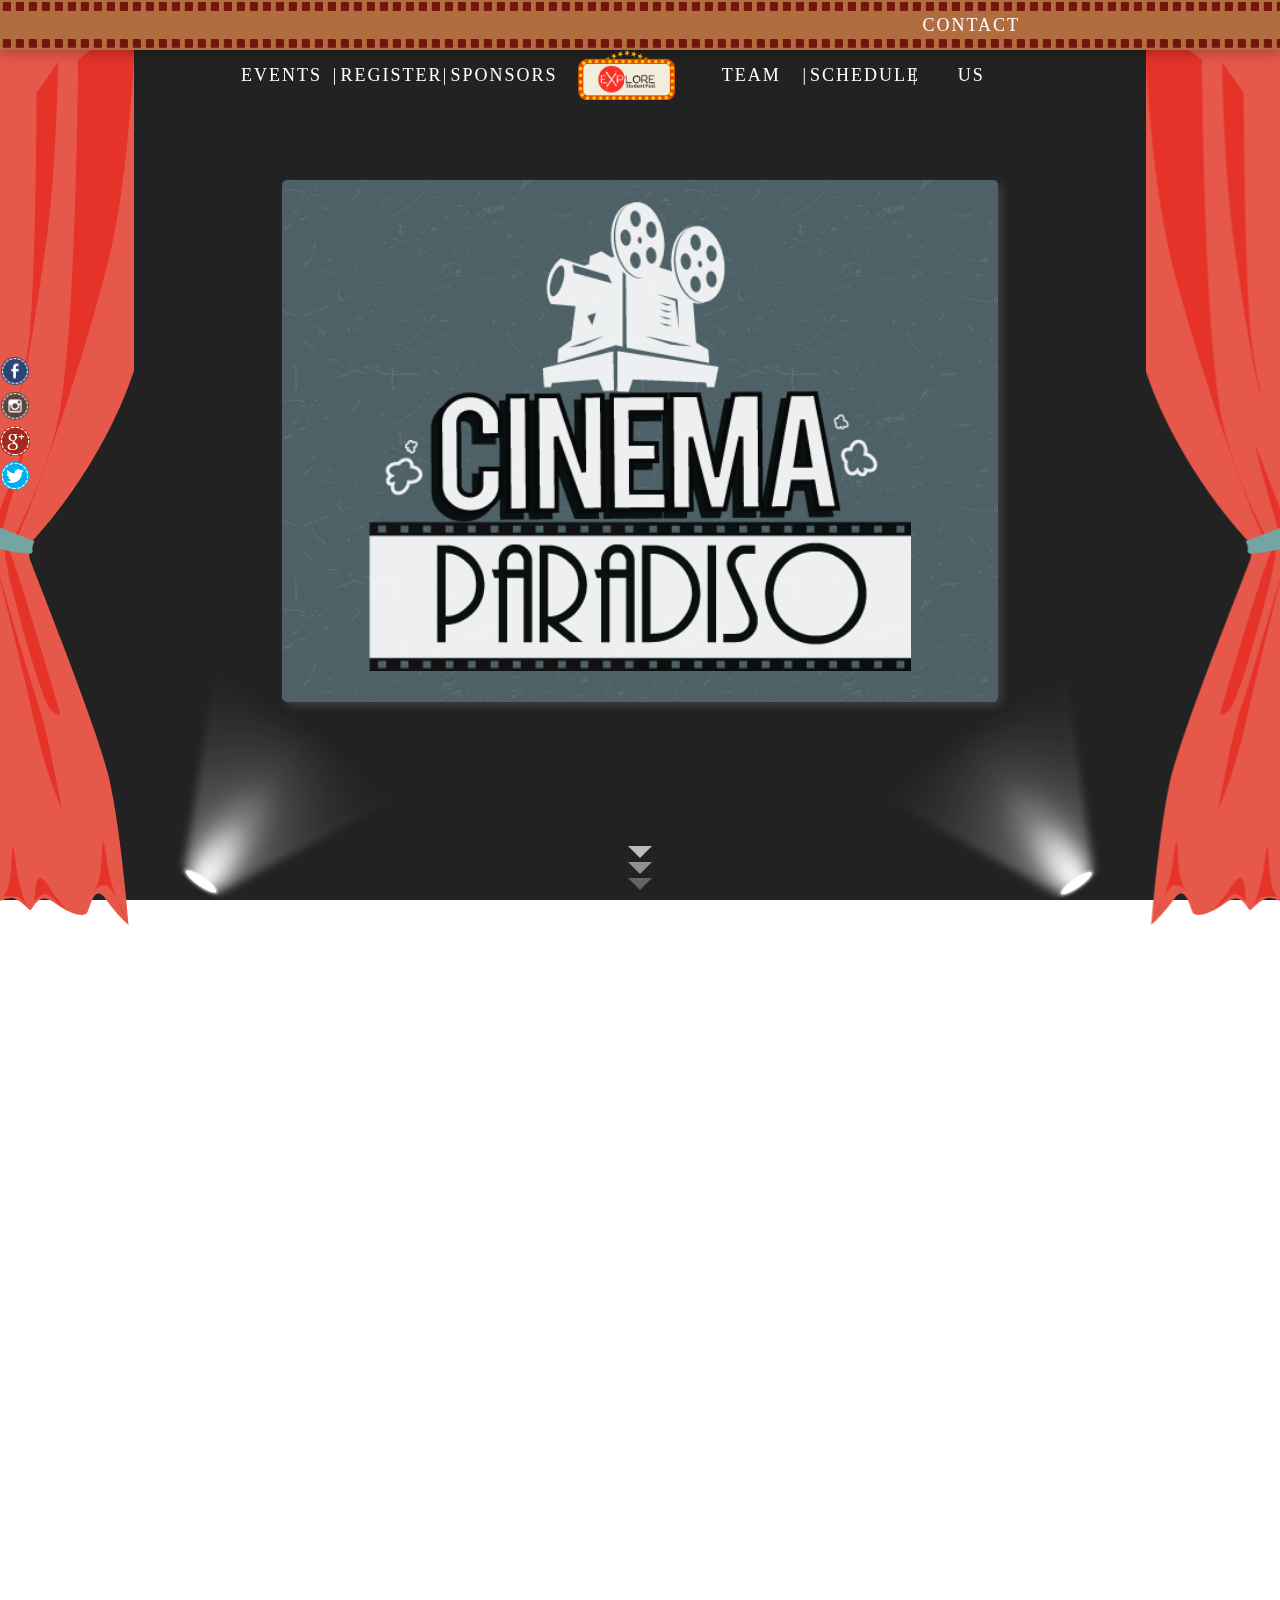
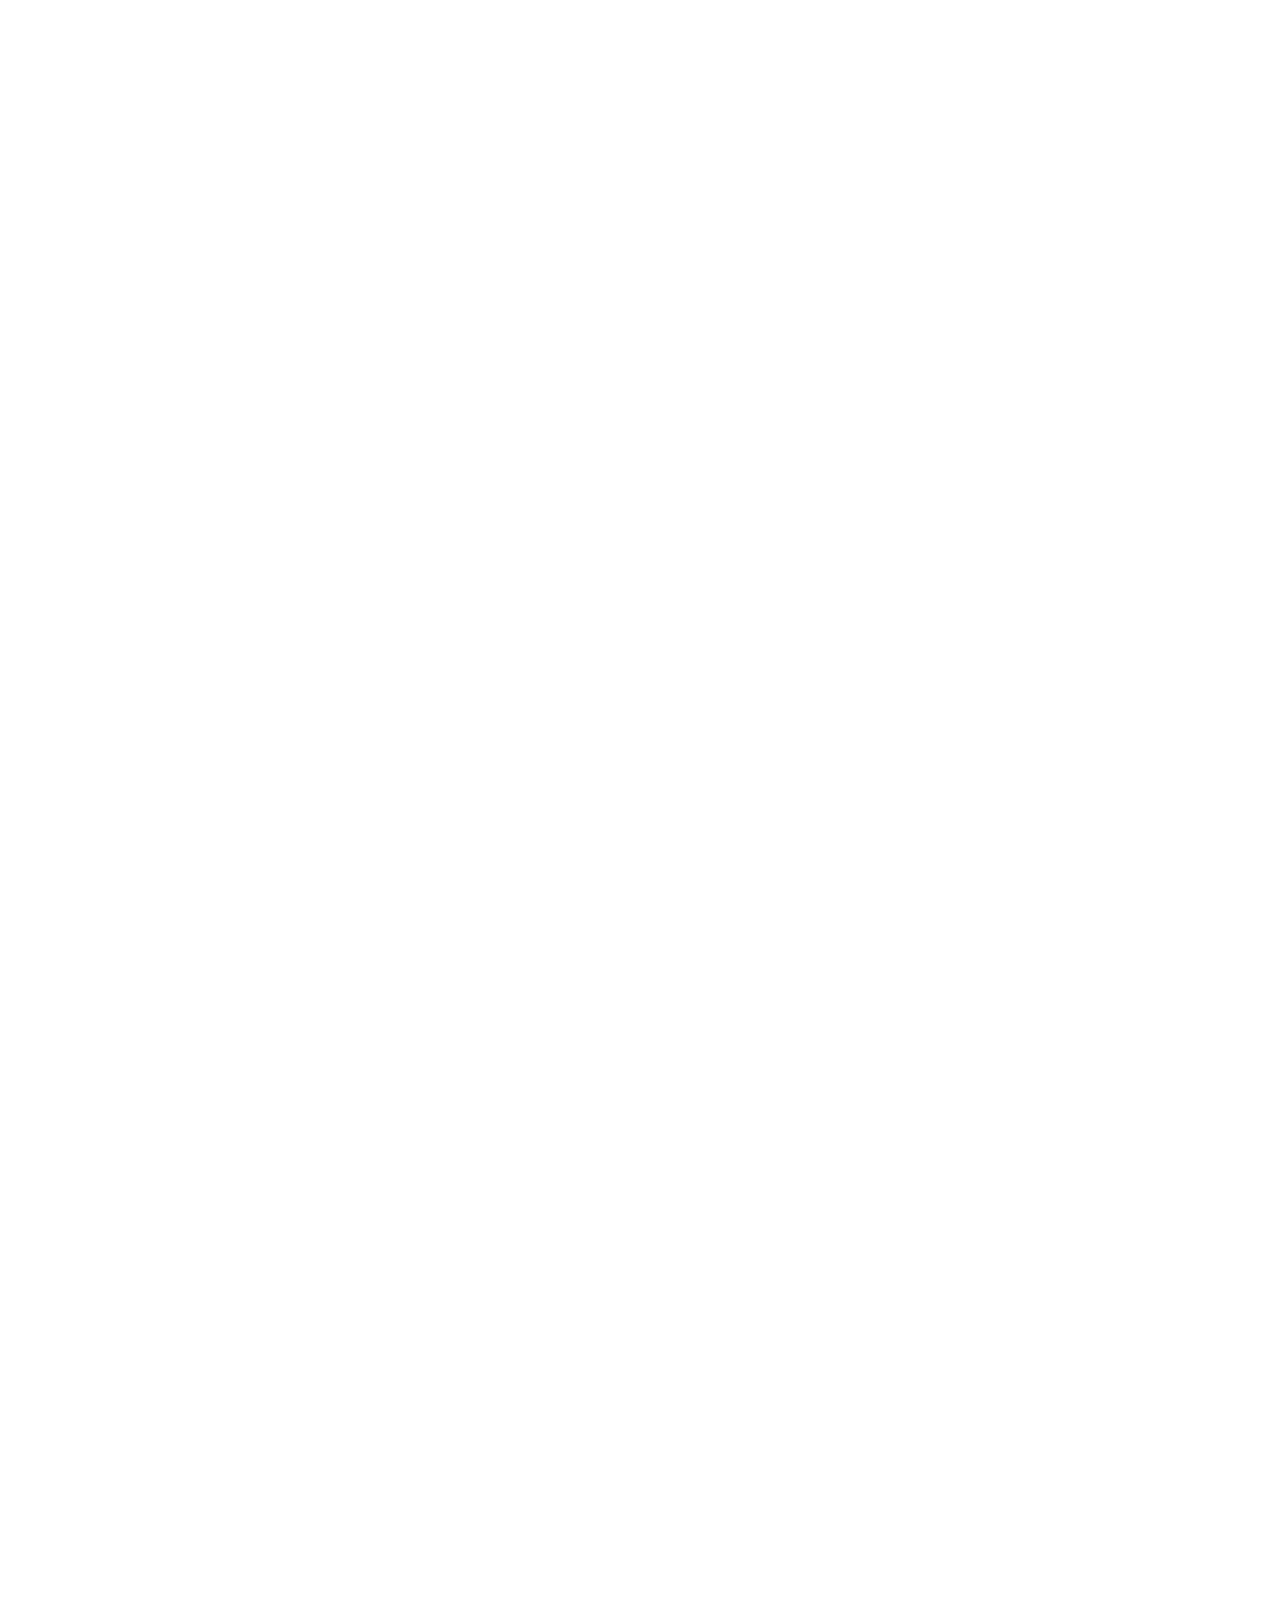
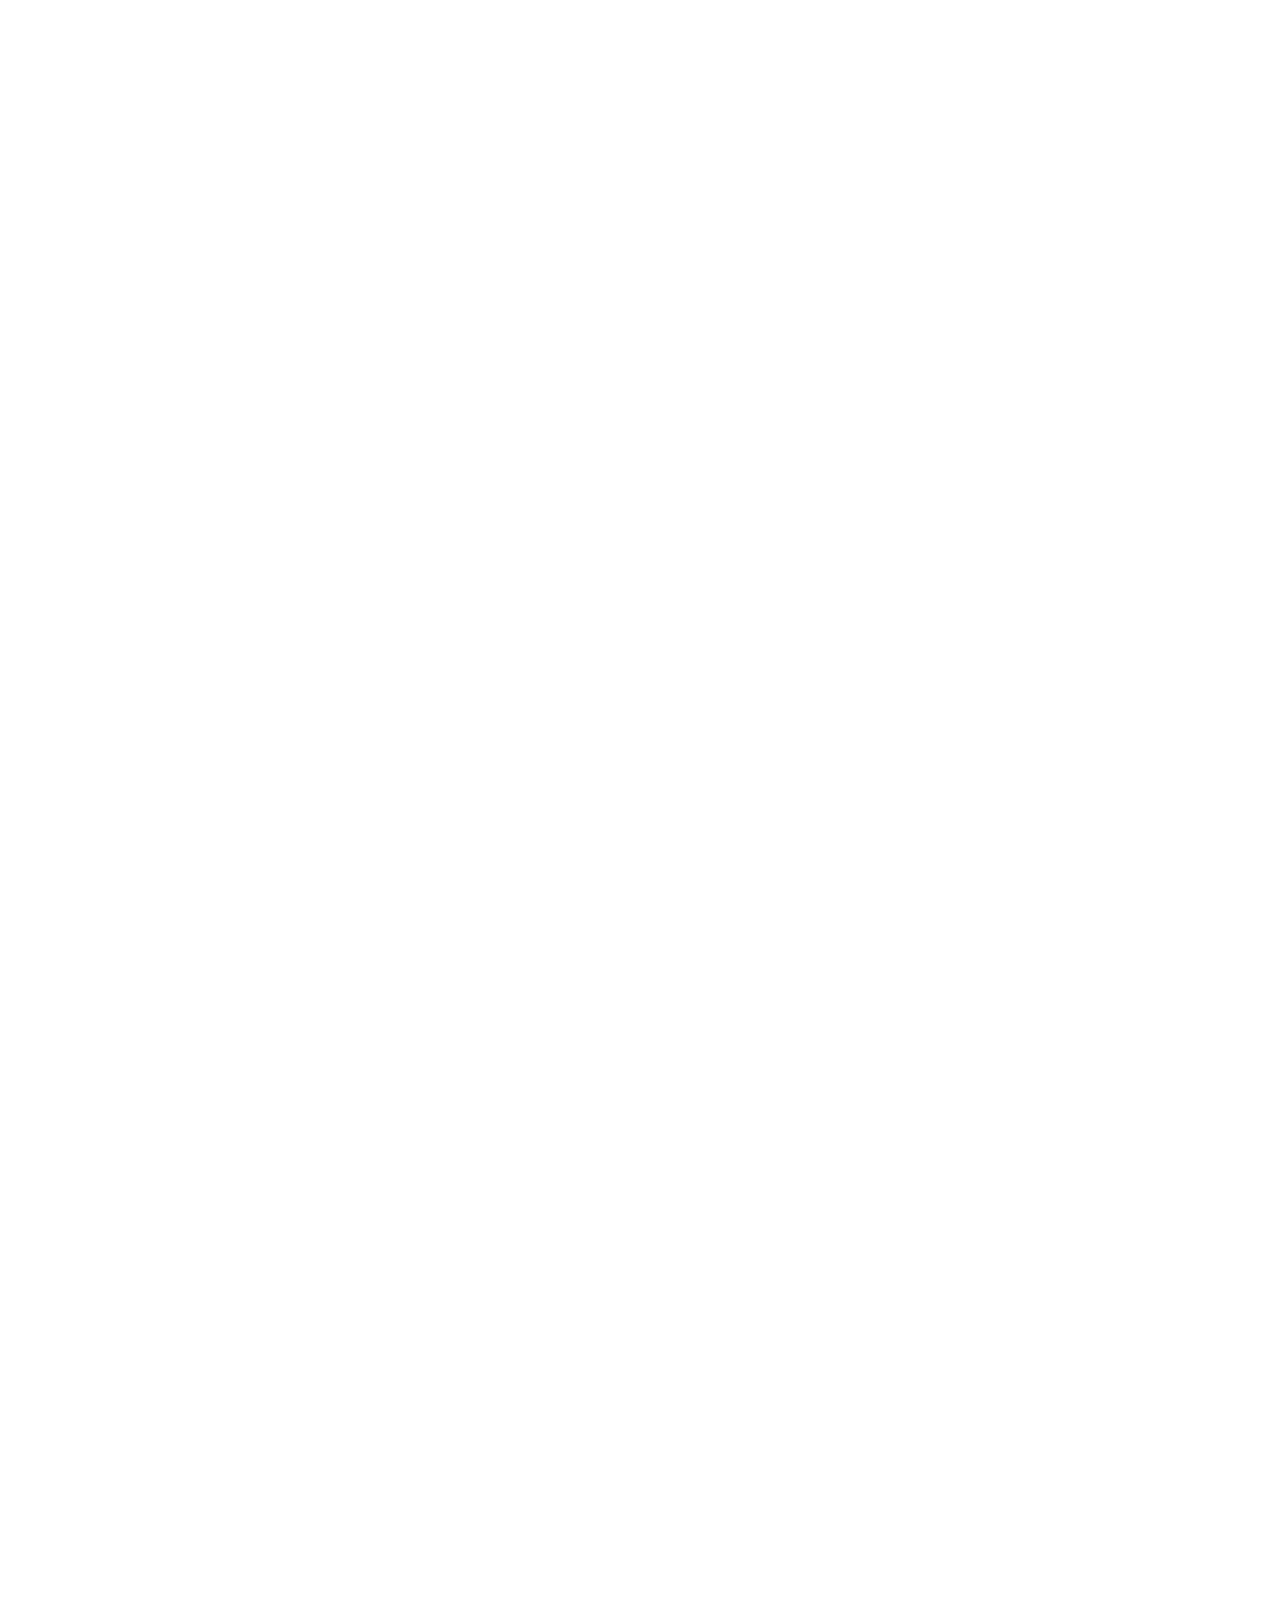
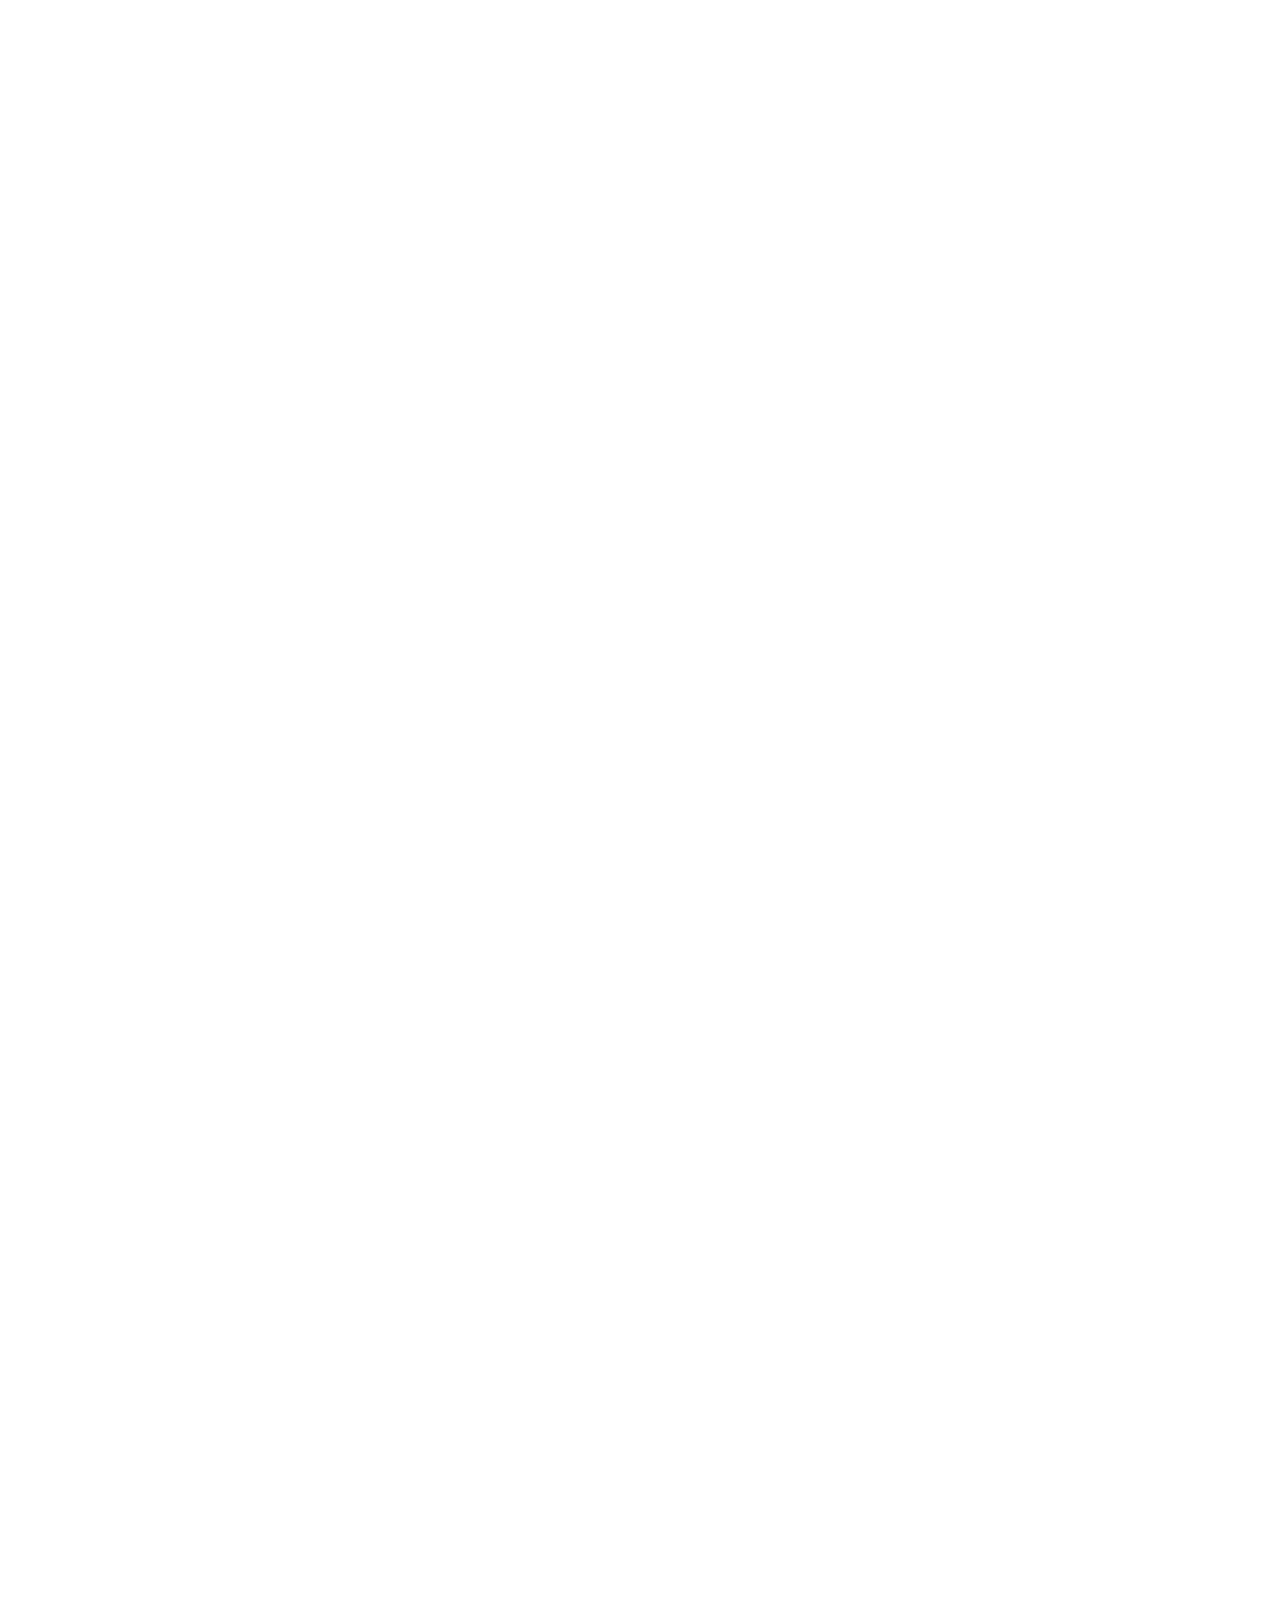
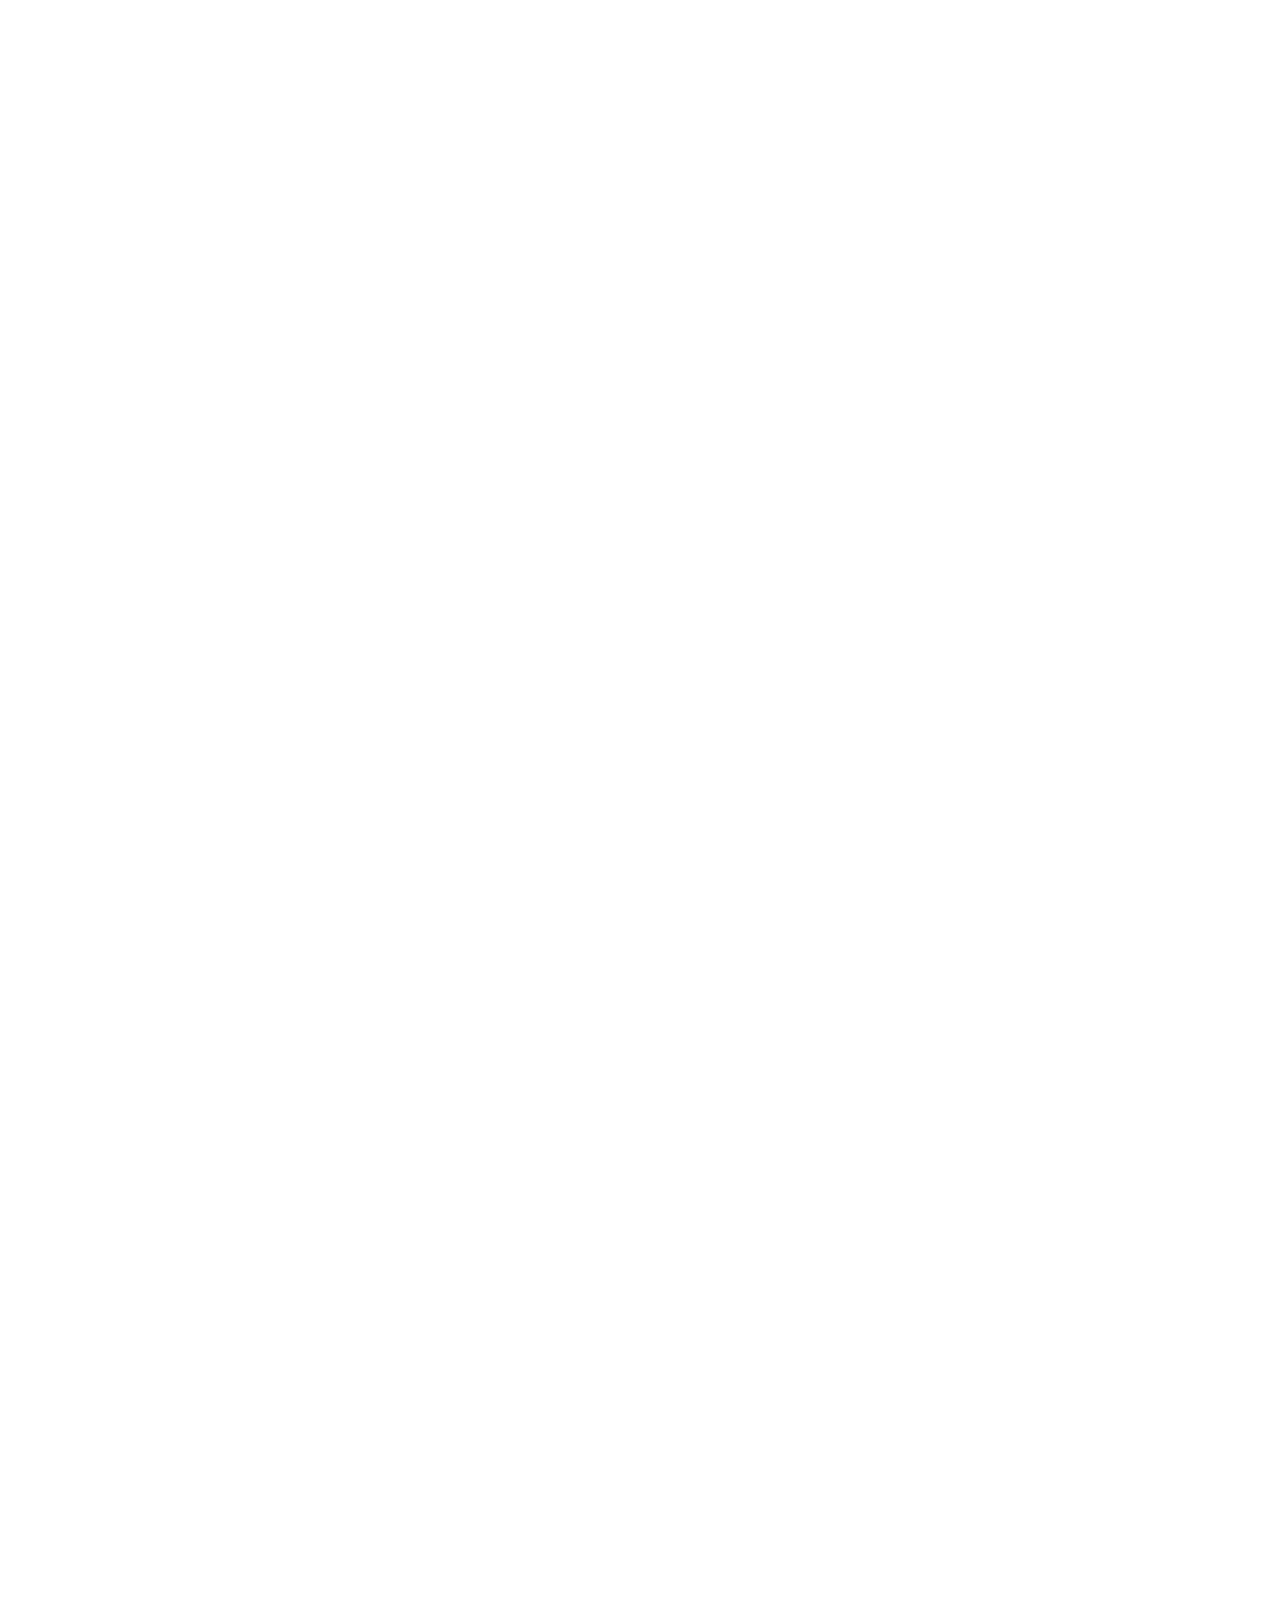
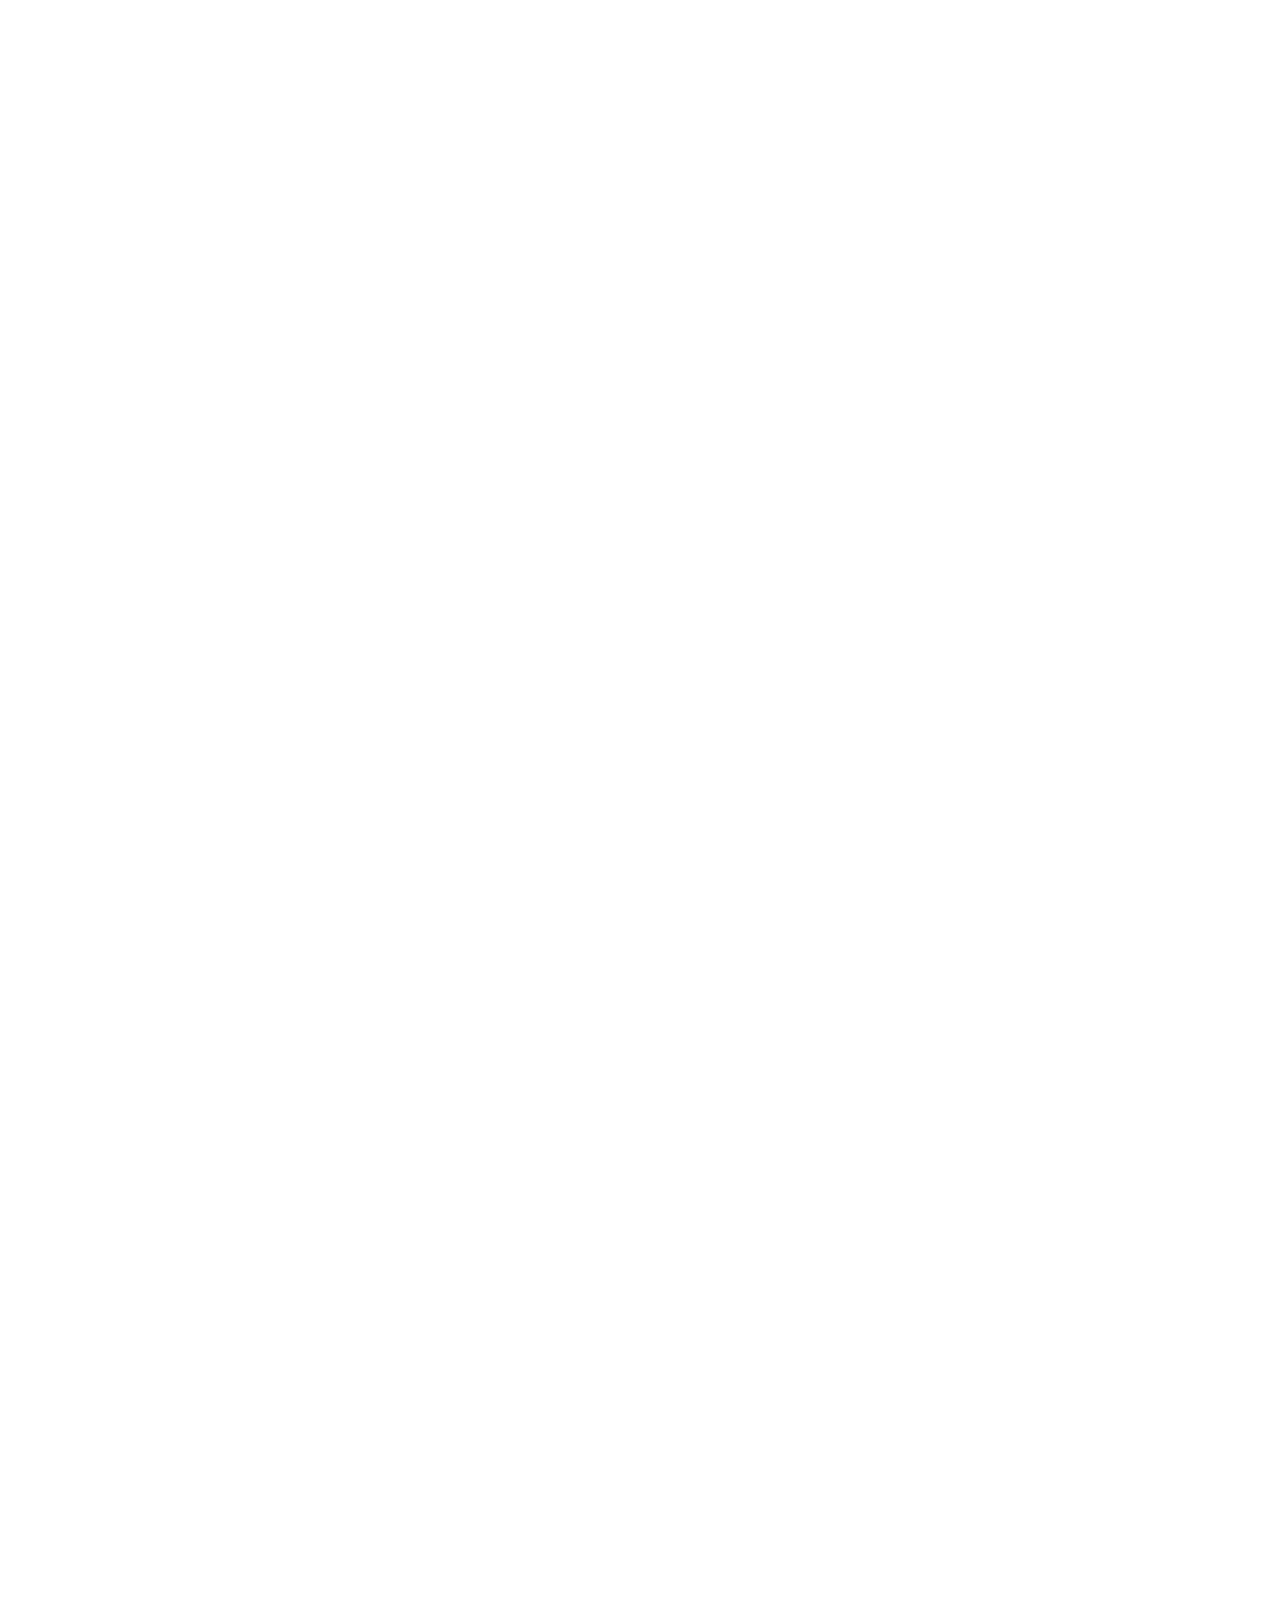
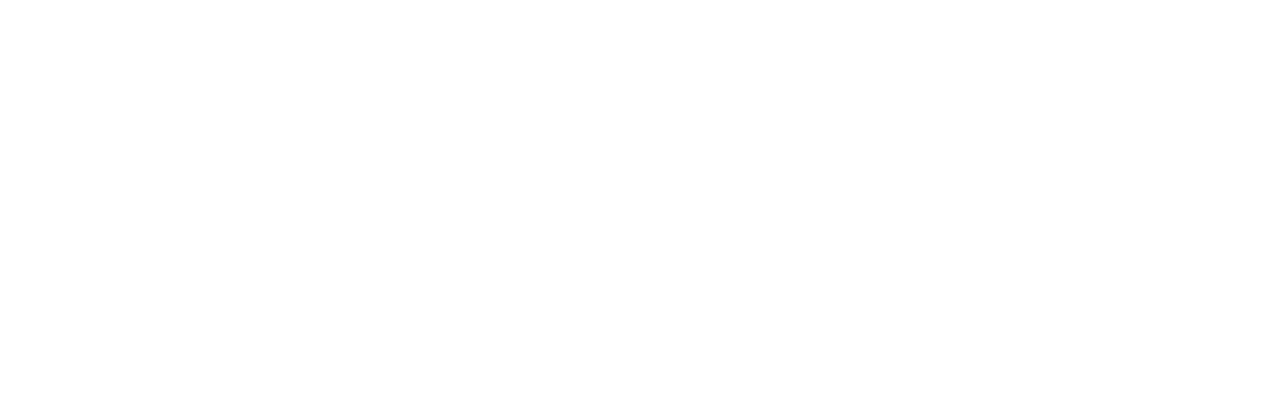
<file: Mockup/home.html>
<html>
    <head>
        <link rel=stylesheet type="text/css" href="home.css">
        <script type="text/javascript" src="skrollr.min.js"></script>
        <link href='https://fonts.googleapis.com/css?family=Cabin' rel='stylesheet' type='text/css'>
    </head>
    <body>
        <div id="reel"></div>
        <div class="menu">
                       <div class="bars">
                       <!--<ul class="links" id="left-nav-links">
                           <li><span>&#9733; </span><a href="#">EVENTS</a></li>
                           <li><span>&#9733; </span><a href="#">REGISTER</a></li>
                           <li><span>&#9733; </span><a href="#">SPONSORS</a> <span>&#9733;</span></li>                   
                       </ul></div>-->
                          <div class="links-menu">EVENTS</div><span>|</span>
                           <div class="links-menu">REGISTER</div><span>|</span>
                           <div class="links-menu">SPONSORS</div>
                           <div id="nav-logo"></div>
                           <div class="links-menu">TEAM</div><span>|</span>
                           <div class="links-menu">SCHEDULE</div><span>|</span>
                           <div class="links-menu">CONTACT US</div>
                       </div>
        </div>
        <div class="social-media">
            <img src="images/Facebook-icon.png" class="social-facebook">
            <img src="images/1sjy14.png" class="social-facebook">
            <img src="images/googleplus.png" class="social-facebook">
            <img src="images/twitter.png" class="social-facebook">
        </div>
        <div id="home-background"></div>
            <div id="screen" data-100="top:20%;left:22%;right:22%;bottom: 22%;background-color:rgb(77, 97, 102);" data-600= "top:0;left:0;right:0;bottom:0;background-color:rgb(232, 72, 61);"><div id="screen-tex" data-200="transform:scale(1)" data-500="transform:scale
(0)"></div><div class="theme-logo" data-200="opacity:0.9" data-550="opacity:0"></div></div>
        <div class="curtains curtain-left" data-100="left:-1.5%" data-550="left:-12%"></div>
        <div class="curtains curtain-right" data-100="right:-1.5%" data-550="right:-12%"></div>
        <div id="second-bacground" data-600="height:0%" data-900="height:100%"></div>
        <div class="spotlight spotlight-left" data-100="bottom:-10px;left:10%" data-600="bottom:-210px;left:0%"></div>
        <div id="projector" data-900="transform:scale(0)" data-950="transform:scale(1)"></div>
        <div class="tickets ticket-2k13" data-950="transform:scale(0)" data-1000="transform:scale(1)"></div>
        <div class="tickets ticket-2k15" data-1000="transform:scale(0)" data-1050="transform:scale(1)"></div>
        <div class="spotlight spotlight-right" data-100="bottom:-10px;right:10%" data-600="bottom:-210px;right:0%"></div>
        <!--<div class="benny-2k13"></div>
        <div class="alfaaz-2k13"></div>
        <div class="crowd-2k13"></div>-->
        
        
        <div align="center" id="scroll" data-0="opacity:1;" data-200="opacity:0">
            <div class="arrow" style="opacity:0.7;"></div>
            <div class="arrow" style="opacity:0.5;"></div><div style="opacity:0.3;" class="arrow"></div>
        </div>
        
        
        
        <script type="text/javascript">skrollr.init({
    forceHeight: false,
    smoothScrolling:true,
    smoothScrollingDuration:500,
    easing: {
        //This easing will sure drive you crazy
        wtf: Math.random,
        inverted: function(p) {
            return 1 - p;
        }
    }
});    
    </script>
    </body>
    
</html>
</file>
<file: home.css>
/* ====================== FONTS IMPORT ========================= */

@font-face {
    font-family: bignoodletitling;
    src: url(fonts/big_noodle_titling.ttf);
format("truetype");}
@font-face {
    font-family: bebas neue;
    src: url(fonts/BebasNeue.otf);
format("opentype");}
@font-face {
    font-family: 'social';
    src: url(fonts/social.ttf) format('truetype');
    font-weight: normal;
    font-style: normal;
}
@import url(http://fonts.googleapis.com/css?family=Lato:100,300,400);

/* ====================== FONT AWESOME ========================= */

[class^="icon-"], [class*=" icon-"] {
    /* use !important to prevent issues with browser extensions that change fonts */
    font-family: 'social' !important;
    speak: none;
    font-style: normal;
    font-weight: normal;
    font-variant: normal;
    text-transform: none;
    line-height: 1;

    /* Better Font Rendering =========== */
    -webkit-font-smoothing: antialiased;
    -moz-osx-font-smoothing: grayscale;
}

.icon-google-plus:before {
    content: "\e904";
}
.icon-instagram:before {
    content: "\e900";
}
.icon-facebook:before {
    content: "\e901";
}
.icon-twitter:before {
    content: "\e902";
}

/* ======================== NORMALIZE ======================= */

html, body, div, span, applet, object, iframe,
h1, h2, h3, h4, h5, h6, p, blockquote, pre,
a, abbr, acronym, address, big, cite, code,
del, dfn, em, img, ins, kbd, q, s, samp,
small, strike, strong, sub, sup, tt, var,
b, u, i, center,
dl, dt, dd, ol, ul, li,
fieldset, form, label, legend,
table, caption, tbody, tfoot, thead, tr, th, td,
article, aside, canvas, details, embed, 
figure, figcaption, footer, header, hgroup, 
menu, nav, output, ruby, section, summary,
time, mark, audio, video {
	margin: 0;
	padding: 0;
	border: 0;
	font-size: 100%;
	font: inherit;
	vertical-align: baseline;
}
/* HTML5 display-role reset for older browsers */
article, aside, details, figcaption, figure, 
footer, header, hgroup, menu, nav, section {
	display: block;
}
body {
	line-height: 1;
    height: 6500px;
    overflow-x: hidden;
}
ol, ul {
	list-style: none;
}
blockquote, q {
	quotes: none;
}
blockquote:before, blockquote:after,
q:before, q:after {
	content: '';
	content: none;
}
table {
	border-collapse: collapse;
	border-spacing: 0;
}
a {
    text-decoration: none;
}

#home-background {
    position: fixed;
    background: #222;
    height:100%;
    width:100%;
    margin: 0;
    padding: 0;
    overflow: hidden;
}

.menu {
    position: fixed;
    width: 100%;
    left: 0%;
    top: 0%;
    height: 50px;
    z-index: 5;
    background: #b16c40;
    background-image: url(images/reel-pattern.png);
    background-size: contain;
    background-blend-mode: overlay;
    padding: 0 14%;
    box-sizing: border-box;
    color: white;
    box-shadow: 0px 2px 15px rgba(0,0,0, 0.3);
}

#screen {
    position: fixed;
    background: #fff;
    top:20%;
    left:22%;
    right:22%;
    bottom: 22%;
    box-shadow: inset 0px 0px 95px rgba(0,0,0,0.5);
    border-radius: 2px;
}

#projector {
    background: url(images/projector-animated.gif) center center no-repeat;
    background-size: contain;
    position: fixed;
    left:4%;
    height: 65%;
    width: 25%;
    
}

.explore-logo {
    position: absolute;
    left: 30%;
    top: 4%;
    width: 40%;
    
}

.projector-light {
    position: absolute;
    height:81%;
    width:60%;
    top:19.5%;
    left: 3%;
    opacity: 1;
    animation: flicker 2s infinite linear;
    transform-origin: center right;
}

@-webkit-keyframes swing {
    from {
        transform: rotate(5deg);
    }
    50% {
        transform: rotate(-5deg);
    }
    100% {
        transform: rotate(5deg);
    }
}

@-webkit-keyframes flicker {
	from {
		opacity: 0.5;
	}
	4% {
		opacity: 0.5;
	}
	6% {
		opacity: 0.45;
	}
	8% {
		opacity: 0.55;
	}
	10% {
		opacity: 0.45;
	}
	11% {
		opacity: 0.5;
	}
	12% {
		opacity: 0.65;
	}
	14% {
		opacity: 0.55;
	}
	16% {
		opacity: 0.70;
	}
	17% {
		opacity: 0.55;
	}
	19% {
		opacity: 0.5;
	}
	20% {
		opacity: 0.5;
	}
	24% {
		opacity: 0.5;
	}
	26% {
		opacity: 0.69;
	}
	28% {
		opacity: 0.5;
	}
	38% {
		opacity: 0.45;
	}
	40% {
		opacity: 0.5;
	}
	42% {
		opacity: 0.6;
	}
	44% {
		opacity: 0.5;
	}
	46% {
		opacity: 0.5;
	}
	56% {
		opacity: 0.5;
	}
	58% {
		opacity: 0.75;
	}
	60% {
		opacity: 0.5;
	}
	68% {
		opacity: 0.5;
	}
	70% {
		opacity: .6; /*peak*/
	}
	72% {
		opacity: 0.5;
	}
	93% {
		opacity: 0.5;
	}
	95% {
		opacity: .6; /*peak*/
	}
	97% {
		opacity: 0.5;
	}
	to {
		opacity: 0.5;
	}
}
@-moz-keyframes flicker {
	from {
		opacity: 0.5;
	}
	4% {
		opacity: 0.5;
	}
	6% {
		opacity: 0.45;
	}
	8% {
		opacity: 0.55;
	}
	10% {
		opacity: 0.45;
	}
	11% {
		opacity: 0.5;
	}
	12% {
		opacity: 0.65;
	}
	14% {
		opacity: 0.55;
	}
	16% {
		opacity: 0.70;
	}
	17% {
		opacity: 0.55;
	}
	19% {
		opacity: 0.5;
	}
	20% {
		opacity: 0.5;
	}
	24% {
		opacity: 0.5;
	}
	26% {
		opacity: 0.69;
	}
	28% {
		opacity: 0.5;
	}
	38% {
		opacity: 0.45;
	}
	40% {
		opacity: 0.5;
	}
	42% {
		opacity: 0.6;
	}
	44% {
		opacity: 0.5;
	}
	46% {
		opacity: 0.5;
	}
	56% {
		opacity: 0.5;
	}
	58% {
		opacity: 0.75;
	}
	60% {
		opacity: 0.5;
	}
	68% {
		opacity: 0.5;
	}
	70% {
		opacity: .6; /*peak*/
	}
	72% {
		opacity: 0.5;
	}
	93% {
		opacity: 0.5;
	}
	95% {
		opacity: .6; /*peak*/
	}
	97% {
		opacity: 0.5;
	}
	to {
		opacity: 0.5;
	}
}

#navicon {
    position: absolute;
    top: 5px;
    height: 15%;
    margin-left:5px;
    transform: rotate(0deg);
}

#noise {
    height: 100%;
    width: 100%;
    background: url(images/noisy-texture-100x100-o73-d100-c-3e5d58-t1.png);
    opacity: 0.9;
    background-blend-mode:darken;
}

.links li {
   display: inline-block; 
    padding-left: 5px;
    font-size: 1.2em;
    letter-spacing: 2;
    color: white;
    height: 45px;
}
.links-menu span {
    color:rgb(64,22,18);
}
.links a {
    text-decoration: none;
    color: white;
    font-family: bebas neue;

}

.links {
    bottom: 0;
    display: inline-block;
    top: 13px;
}

#left-nav-links {
    display: inline-block;
}

#right-nav-links {
}

#nav-logo {
    height: 50px;
    width:17%;
    background: url(images/nav-logo.png) center center no-repeat;
    background-size:contain;
    display: inline-block;
    vertical-align: bottom;
}

#fest-date {
    position: absolute;
    width: 12%;
    height: 50%;
    top: -7%;
    left: 74%;
    z-index: 1;
    animation: swing 3s infinite ease-in-out;
    transform-origin: 58% 28%;
}

.curtains {
    position: fixed;
    background: url(images/curtain.svg) no-repeat;
    background-size: cover;
    width: 12%;
    height: 105%;
    top: -20px;
}

.curtain-right {
    transform: scaleX(-1);
    right: -15px;
}

.header {
    position: fixed;
    width: 100%;
    height: 15%;
    background: #555555;
    top: 0px;
    left: 0px;
}

.logo-container {
    display: inline-block;
    float: left;
    width: 50%;
    background: #666;
}

.nav-links {
    list-style: none;
    
}

.navbar {
    display: inline-block;
    width: 50%;
    
}

.curtain-left {
    float: left;
    left: -15px;
}

#past-bg {
    
    position: relative;
    background:url(images/past-bg.png) center center no-repeat fixed;
    background-size: cover;
    height:100%;
    width:100%;
}

#second-bacground {
    position:fixed;
    background: url(images/past-bg.png);
    background-size: cover;
    height: 100%;
    width:100%;
    left:0;
    top:0;
}

.theme-logo {
    position: relative;
    width: 90%;
    height: 90%;
    background: url(images/cinema-paradiso-black.png) center center no-repeat;
    background-size: contain;
    opacity: .9;
    margin: 0 auto;
    margin-top: 3%;
}

.spotlight {
    background: url(images/spotlight-2.png) center center no-repeat ;
    position: fixed;
    width: 250px;
    height: 200px;
    bottom: -10px;
    transform: scaleY(-1);
    animation: 5s flicker linear infinite;
    
}

.spotlight-left {
    left: 10%;
    transform: rotate(-145deg);
    
}

.spotlight-right {
    right: 10%;
    transform: rotate(145deg);
}

#scroll {
   margin:0 auto;
    width:100%;
    position: fixed;
    bottom:10px;
    -webkit-animation:scrollmove 2s linear infinite;
    color:white;
}

.arrow {
    margin-top: 4px;
	width: 0; 
	height: 0; 
	border-left: 12px solid transparent;
	border-right: 12px solid transparent;
	
	border-top: 12px solid white;
}
@-webkit-keyframes scrollmove {
    0% {bottom: 10px;}
    50% {bottom:25px;}
    100% {bottom: 10px;}
}

.ticket-2k13 {
    background: url(images/ticket.png) center center no-repeat;
    background-size: contain;
    bottom: 10%;
    right:25%;
}

.tickets {
    position: fixed;
    height:16%;
    width:16%;
}

.ticket-2k15 {
    background: url(images/ticket2.png) center center no-repeat;
    background-size: contain;
    bottom: 10%;
    right:15%;
}

.social-media {
    position: fixed;
    top:39%;
    left:0;
    width:40px;
    height: 200px;
    opacity: 1;
    z-index: 100;
}

.social-bg {
    position: relative;
    width: 25px;
    height: 25px;
    color: #fff;
    border-radius: 100%;
    margin-bottom: 5px;
    margin-left: 2px;
    display: table;
    border: 1.5px white solid;
}

.social-bg a:hover {
    color: black;
    mix-blend-mode: soft-light;
}

.social-bg a {
    text-decoration: none;
    display: table-cell;
    vertical-align: middle;
    text-align: center;
    color: white;
    white-space: nowrap;
    font-size: 15px;
}

.facebook {
    background: #3b5998;
}

.twitter {
    background: #00aced;
}

.gplus {
    background: #d34836;
}

.instagram {
    background: #527FA4;
}

.benny-2k13 {
    position: fixed;
    bottom:30%;
    left: 25%;
    height: 25%;
    width:30%;
    background: url(images/BENNY%20DYAL.png) center center no-repeat;
    background-size: contain;
}

.alfaaz-2k13 {
    position: fixed;
    bottom:48%;
    left: 50%;
    height: 25%;
    width:30%;
    background: url(images/ALFAAZ.png) center center no-repeat;
    background-size: contain;
}

.crowd-2k13 {
    position: fixed;
    bottom:28%;
    left: 75%;
    height: 25%;
    width:30%;
    background: url(images/crowd.png) center center no-repeat;
    background-size: contain;
}

.links-menu {
    display: inline-block;
    height: 50px;
    width: 12.5%;
    box-sizing: border-box;
    line-height: 50px;
    text-decoration: none;
    color: white;
    text-align: center;
    font-size: 18px;
    letter-spacing: 2px;
    font-family: bignoodletitling;   
    cursor: pointer;
}

.menu span{
    line-height: 50px;
    font-size: 18px;
    font-family: bignoodletitling;   
}

.neha-2k15 {
    position: fixed;
    bottom:23%;
    left: 32%;
    height: 25%;
    width:30%;
    background: url(images/neha.png) center center no-repeat;
    background-size: contain;
}

.local-2k15 {
    position: fixed;
    bottom:23%;
    left: 53%;
    height: 25%;
    width:30%;
    background: url(images/localtrain.png) center center no-repeat;
    background-size: contain;
}

.projector-rotate {
    position: fixed;
    background: url(images/wheel.svg) center center no-repeat;
    background-size: contain;
    mix-blend-mode: soft-light;
    height: 110%;
    width:55%;
    right:-25%;
    top: 0;
}

.dance-gif {
    position: fixed;
    height: 70%;
    width:40%;
    background: url(images/dance-anim.gif) center center no-repeat;
    background-size: contain;
    bottom: 0;
    left:0;
}
.music-gif {
    position: fixed;
    height: 75%;
    width:40%;
    background: url(images/music-anim.gif) center center no-repeat;
    background-size: contain;
    bottom: 0;
    left:0;
}
.dramatics-gif {
    position: fixed;
    height: 75%;
    width:40%;
    background: url(images/theatre-anim.gif) center center no-repeat;
    background-size: contain;
    bottom: 0;
    left:0;
}

.dance-background {
    position: fixed;
    background: #4482CC;
    height:100%;
    width:100%;
}

.cat{
    position: fixed;
    font-family: bebas neue;
    display: inline-block;
    letter-spacing: 2px;
    font-size: 38px;
    color:white;
}
.dance{
    top:52.9%;
    right:16.5%;
}

.cat-dance-disc {
    position: fixed;
    color: white;
    display:inline-block;
    width:30%;
    top:52%;
    left:38%;
    height:60px;
    font-family:Lato;
    line-height: 1.2;
    text-align: right;
    overflow: hidden;
}

.fashion {
    top:52.9%;
    right:15.5%;
}

.fashion-gif {
    position: fixed;
    height: 75%;
    width:40%;
    background: url(images/fashion-anim.gif) center center no-repeat;
    background-size: contain;
    bottom: 0;
    left:0;
}

.dramatics {
    top:52.9%;
    right:13.7%;
}

.down {
    height:5%;
}

.text-past {
    position: fixed;
    width: 82%;
    left:18%;
    display: inline-block;
    bottom:50%;
    text-align: center;
    font-family: Lato;
}

.text-past2 {
    position: fixed;
    width: 82%;
    left:18%;
    display: inline-block;
    bottom:46%;
    text-align: center;
    font-family: Lato;
}

/* ================= FOOTER ================== */
.footer {
    position: fixed;
    width: 100%;
    height: 60px;
    bottom: 0px;
    background: #333;
    z-index: 55;
}

.left-footer {
    position: relative;    
    display: inline-block;
    float: left;
    width: 30%;
    height: 90%;
    margin-top: 5px;
    border-right: 2px solid rgba(150,150,150, 0.2);
    background: url(images/chitkara_university_punjab.png) center center no-repeat;
    background-size: contain;
}

.right-footer {
    display: inline-block;
    width: 69%;
    height: 100%;
    float: right;
}

.footer-links ul{
    position: absolute;
    display: table-cell;
    right: 0;
    bottom: 0;
    height: 100%;
    margin-right: 50px;
    line-height: 20px;
    list-style: none;

}
.footer-links li {
    display: inline-block;
    font-size: 12px;
    padding: 18px 10px 0px 10px;
}
.footer-links a {
    font-family: "Lato";
    color: white;
}

.map-container {
    display: inline-block;
    position: relative;
    height: 80%;
    width: 50%;
    margin: 5px;
    margin-top: 7px;
}

.map-container img {
    display: inline-block;
    height: 100%;
}
.map-container span {
    display: inline-block;
    position: absolute;
    height: 100%;
    width: 60%;
    color: #ccc;
    font-family: "Lato";
    font-weight: 600;
    font-size: .8em;
    padding-left: 10px;
    padding-top: 5px;
}

.ending-page-container {
    position: fixed;
    height: 100%;
    width: 100%;
    background: url(images/end-bg.png) center center no-repeat ;
    background-size: cover;
    top: 0;
    left: 0;
    
}

.right-container {
    display: inline-block;
    width: 50%;
    height: 60%;
    float: right;
    overflow: hidden;
}

.left-container {
    width: 50%;
    height: 100%;
    float: left;
    margin-top: 220px;
    
    
}

.teaser {
    position: relative;
    max-width: 500px;
    max-height: 280px;
    width: 80%;
    margin: 0 auto;
    margin-top: 9%;
    box-shadow: 0px 0px 30px rgba(0, 0, 0, 0.5);
    -moz-box-shadow: 0px 0px 30px rgba(0, 0, 0, 0.5);
    -webkit-box-shadow:  0px 0px 30px rgba(0, 0, 0, 0.5);
}




#popcorn {
    position: fixed;
    width: 600px;
    height: 400px;
    right: 10px;
    bottom: 55px;
    background: url(images/popcorn-social.png) center center no-repeat;
    background-size: contain;
    z-index: 5;
    margin-right: -60px;
    margin-bottom: -20px;
}

/* ========================= QUERY FORM ========================== */

input::-webkit-input-placeholder, textarea::-webkit-input-placeholder {
  color: white;
  font-size: 0.875em;
}

input:focus::-webkit-input-placeholder, textarea:focus::-webkit-input-placeholder {
  color: white;
}

input::-moz-placeholder, textarea::-moz-placeholder {
  color: #fff;
  font-size: 0.875em;
}

input:focus::-moz-placeholder, textarea:focus::-moz-placeholder {
  color: #fff;
}

input::placeholder, textarea::placeholder {
  color: #fff;
  font-size: 0.875em;
}

input:focus::placeholder, textarea::focus:placeholder {
  color: #fff;
}

input::-ms-placeholder, textarea::-ms-placeholder {
  color: #fff;
  font-size: 0.875em;
}

input:focus::-ms-placeholder, textarea:focus::-ms-placeholder {
  color: #fff;
}

/* on hover placeholder */

input:hover::-webkit-input-placeholder, textarea:hover::-webkit-input-placeholder {
  color: #e2dedb;
  font-size: 0.875em;
}

input:hover:focus::-webkit-input-placeholder, textarea:hover:focus::-webkit-input-placeholder {
  color: #cbc6c1;
}

input:hover::-moz-placeholder, textarea:hover::-moz-placeholder {
  color: #e2dedb;
  font-size: 0.875em;
}

input:hover:focus::-moz-placeholder, textarea:hover:focus::-moz-placeholder {
  color: #cbc6c1;
}

input:hover::placeholder, textarea:hover::placeholder {
  color: #e2dedb;
  font-size: 0.875em;
}

input:hover:focus::placeholder, textarea:hover:focus::placeholder {
  color: #cbc6c1;
}

input:hover::placeholder, textarea:hover::placeholder {
  color: #e2dedb;
  font-size: 0.875em;
}

input:hover:focus::-ms-placeholder, textarea:hover::focus:-ms-placeholder {
  color: #cbc6c1;
}

#form {
  position: relative;
  width: 60%;
  max-width: 500px;
  margin: 19% auto 0px 15%;
}
#form h2 {
    color: #ddd;
    font-family: bebas neue;
    font-weight: 600;
    font-size: 22px;
    margin-bottom: 10px;
    letter-spacing: 2px
}

#form input {
  font-family: 'Lato', sans-serif;
  font-size: 0.875em;
  width: 100%;
  line-height: 40px;
  padding: 0px 15px 0px 15px;
  
  background: transparent;
  outline: none;
  color: #fff;
  
  border: solid 1px #b3aca7;
  border-bottom: none;
  
  transition: all 0.3s ease-in-out;
  -webkit-transition: all 0.3s ease-in-out;
  -moz-transition: all 0.3s ease-in-out;
  -ms-transition: all 0.3s ease-in-out;
}

#form input:hover {
  background: #535353;
  color: #e2dedb;
}

#form textarea {
  width: 100%;
  max-width: 500px;
  height: 18%;
  max-height: 200px;
  padding: 15px;
  
  background: transparent;
  outline: none;
  
  color: #fff;
  font-family: 'Lato', sans-serif;
  font-size: 0.875em;
  
  border: solid 1px #b3aca7;
  
  transition: all 0.3s ease-in-out;
  -webkit-transition: all 0.3s ease-in-out;
  -moz-transition: all 0.3s ease-in-out;
  -ms-transition: all 0.3s ease-in-out;
}

#form textarea:hover {
  background: #535353;
  color: #edecec;
}

#form #submit {  
  padding: 0;
  margin: 0px 0px 0px 0px;
  
  font-family: 'Lato', sans-serif;
  font-size: 0.875em;
  color: #fff;
  
  outline:none;
  cursor: pointer;
  
  border: solid 1px #b3aca7;
  border-top: none;
}

#form #submit:hover {
  color: #e2dedb;
}


.screen-texture {
    position: absolute;
    width: 100%;
    height: 100%;
    background-image: url(images/screen-texture.gif);
    opacity: 0.1;
    
}


.box{
    font-family: 'Open Sans Condensed', arial, sans;
    width: 370px;
    padding: 30px;
    position: fixed;
    background: #FFFFFF;
    margin: 50px auto;
    margin-top: 280px;
    margin-left: 100px;
    box-shadow: 0px 0px 30px rgba(0, 0, 0, 0.5);
    -moz-box-shadow: 0px 0px 30px rgba(0, 0, 0, 0.5);
    -webkit-box-shadow:  0px 0px 30px rgba(0, 0, 0, 0.5);

}
.box h2{
    background: #4D4D4D;
    text-transform: uppercase;
    font-family: 'Open Sans Condensed', sans-serif;
    color: #797979;
    font-size: 18px;
    font-weight: 100;
    padding: 18px;
    margin: -30px -30px 30px -30px;
}
.box input[type="text"],
.box input[type="date"],
.box input[type="datetime"],
.box input[type="email"],
.box input[type="number"],
.box input[type="search"],
.box input[type="time"],
.box input[type="url"],
.box input[type="password"],
.box textarea,
.box select 
{
    box-sizing: border-box;
    -webkit-box-sizing: border-box;
    -moz-box-sizing: border-box;
    outline: none;
    display: block;
    width: 100%;
    padding: 7px;
    border: none;
    border-bottom: 1px solid #ddd;
    background: transparent;
    margin-bottom: 5px;
    font: 16px Arial, Helvetica, sans-serif;
    height: 40px;
}
.box textarea{
    resize:none;
    overflow: hidden;
}
.box input[type="button"], 
.box input[type="submit"]{
    -moz-box-shadow: inset 0px 1px 0px 0px #45D6D6;
    -webkit-box-shadow: inset 0px 1px 0px 0px #45D6D6;
    box-shadow: inset 0px 1px 0px 0px #45D6D6;
    background-color: #2CBBBB;
    border: 1px solid #27A0A0;
    display: inline-block;
    cursor: pointer;
    color: #FFFFFF;
    font-family: 'Open Sans', sans-serif;
    font-size: 14px;
    padding: 8px 18px;
    text-decoration: none;
    text-transform: uppercase;
}
.box input::-webkit-input-placeholder {
color: #aaa !important;
}
 
.box input:-moz-placeholder { /* Firefox 18- */
color: #aaa !important;  
}
 
.box input::-moz-placeholder {  /* Firefox 19+ */
color: #aaa !important;  
}
 
.box input:-ms-input-placeholder {  
color: #aaa !important;  
}
.box textarea::-webkit-input-placeholder {
color: #aaa !important;
}
 
.box textarea:-moz-placeholder { /* Firefox 18- */
color: #aaa !important;  
}
 
.box textarea::-moz-placeholder {  /* Firefox 19+ */
color: #aaa !important;  
}
 
.box textarea:-ms-input-placeholder {  
color: #aaa !important;  
}
.box input[type="button"]:hover, 
.box input[type="submit"]:hover {
    background:linear-gradient(to bottom, #34CACA 5%, #30C9C9 100%);
    background-color:#34CACA;
}
</file>
<file: Event Categories/style.css>
@font-face {
    font-family: bebas neue;
    src: url(fonts/BebasNeue.otf);
format("opentype");}

html, body {
    margin: 0px;
}
.category-container {
    width: 100%;
    height: 100%;
    top: 0;
    left: 0;
}

.cat-image {
    position: relative;
    background-size: contain;
    width: 50%;
    height: 80%;
    top: 20%;
    left: 50%;
}

.cat-info {
    position: absolute;
    width: 40%;
    height: 80%;
    margin-top: 10%;
    margin-left: 10%;
    color: white;
    padding: 15px;
}

.cat-head {
    width: 60%;
    height: 19%;
    font-size: 6.5em;
    padding-bottom: .2em;
    border-bottom: 3px solid white;
    font-family: bebas neue;
    letter-spacing: 7px
}

.cat-body {
    padding: 40px 15px 15px 0px;
    font-family: calibri;
    font-weight: bold;
    font-size: 1.3em;
}

.cat1 {
    background: #1D9374;
}

.cat2 {
    background: #4482CC;
}

.img1 {
    background: url(images/fashion-anim.gif) center no-repeat;
}

.img2 {
    background: url(images/dance-anim.gif) center no-repeat;
}

.img3 {
    background: url(images/music-anim.gif) center no-repeat;
    height: 90%;
    top: 10%;
}

.cat3 {
    background: #95A5A6;
}

.cat4 {
    background: #8e44ad;
}

.img4 {
    background: url(images/theatre-anim.gif) center no-repeat;
}
</file>
<file: Mockup/home.css>
@font-face {
    font-family: bebas neue;
    src: url(fonts/BebasNeue.otf);
format("opentype");}

html, body, div, span, applet, object, iframe,
h1, h2, h3, h4, h5, h6, p, blockquote, pre,
a, abbr, acronym, address, big, cite, code,
del, dfn, em, img, ins, kbd, q, s, samp,
small, strike, strong, sub, sup, tt, var,
b, u, i, center,
dl, dt, dd, ol, ul, li,
fieldset, form, label, legend,
table, caption, tbody, tfoot, thead, tr, th, td,
article, aside, canvas, details, embed, 
figure, figcaption, footer, header, hgroup, 
menu, nav, output, ruby, section, summary,
time, mark, audio, video {
	margin: 0;
	padding: 0;
	border: 0;
	font-size: 100%;
	font: inherit;
	vertical-align: baseline;
}
/* HTML5 display-role reset for older browsers */
article, aside, details, figcaption, figure, 
footer, header, hgroup, menu, nav, section {
	display: block;
}
body {
	line-height: 1;
    height: 10000px;
    overflow-x: hidden;
}
ol, ul {
	list-style: none;
}
blockquote, q {
	quotes: none;
}
blockquote:before, blockquote:after,
q:before, q:after {
	content: '';
	content: none;
}
table {
	border-collapse: collapse;
	border-spacing: 0;
}


#home-background {
    position: fixed;
    background: #222;
    height:100%;
    width:100%;
    margin: 0;
    padding: 0;
    overflow: hidden;
}

.menu {
    position: fixed;
    width: 100%;
    left: 0%;
    top: 0%;
    height: 50px;
    z-index: 5;
    //background: rgb(168, 106, 43);
    background: #b16c40;
    padding: 0 18%;
    box-sizing: border-box;
    color: white;
    box-shadow: 0px 2px 15px rgba(0,0,0, 0.3);
}



.menu img {
    height: 100%;
}

#reel {
    position: fixed;
    display: inline-block;
    width: 100%;
    height: 50px;
    top:0;
    left:0;
    background: url(images/reel-pattern.png);
    background-size: contain;
    opacity: 0.8;
    mix-blend-mode: overlay;
    z-index: 900;
}

#screen {
    position: fixed;
    background: #4d6166;
    top:20%;
    left:22%;
    right:22%;
    bottom: 22%;
    box-shadow: 4px 4px 8px rgba(106,106,106,0.4);
    border-radius: 5px;
}

#projector {
    background: url(images/projector-animated.gif) center center no-repeat;
    background-size: contain;
    position: fixed;
    top: 27%;
    left:4%;
    height: 65%;
    width: 25%;
}

.explore-logo {
    position: absolute;
    left: 30%;
    top: 4%;
    width: 40%;
    
}

#screen-tex {
    position: absolute;
    background: url(images/grunge-texture-screen.png) repeat;
    background-size: auto;
    height: 100%;
    width:100%;
    top:0;
    left:0;
    animation: grunge 2s infinite 
}

.projector-light {
    position: absolute;
    height:81%;
    width:60%;
    top:19.5%;
    left: 3%;
    opacity: 1;
    animation: flicker 2s infinite linear;
    transform-origin: center right;
}

@-webkit-keyframes swing {
    from {
        transform: rotate(5deg);
    }
    50% {
        transform: rotate(-5deg);
    }
    100% {
        transform: rotate(5deg);
    }
}
@-webkit-keyframes grunge {
	from {
		opacity: 1;
        left:0;
	}
	15% {
		opacity: 1;
        left: 1px;
	}
	30% {
		opacity: 0.5;
        left:2;
	}
	45% {
		opacity: 1;
        left:1;
	}
	60% {
		opacity: 0.5;
        left:2;
	}
	75% {
		opacity: 1;
        left:1;
	}
	85% {
		opacity: 0.7;
        left:2;
	}
	95% {
		opacity: 0.8;
        left:1;
	}
	to {
		opacity: 1;
        left:0;
	}
    
}

@-webkit-keyframes flicker {
	from {
		opacity: 0.5;
	}
	4% {
		opacity: 0.5;
	}
	6% {
		opacity: 0.45;
	}
	8% {
		opacity: 0.55;
	}
	10% {
		opacity: 0.45;
	}
	11% {
		opacity: 0.5;
	}
	12% {
		opacity: 0.65;
	}
	14% {
		opacity: 0.55;
	}
	16% {
		opacity: 0.70;
	}
	17% {
		opacity: 0.55;
	}
	19% {
		opacity: 0.5;
	}
	20% {
		opacity: 0.5;
	}
	24% {
		opacity: 0.5;
	}
	26% {
		opacity: 0.69;
	}
	28% {
		opacity: 0.5;
	}
	38% {
		opacity: 0.45;
	}
	40% {
		opacity: 0.5;
	}
	42% {
		opacity: 0.6;
	}
	44% {
		opacity: 0.5;
	}
	46% {
		opacity: 0.5;
	}
	56% {
		opacity: 0.5;
	}
	58% {
		opacity: 0.75;
	}
	60% {
		opacity: 0.5;
	}
	68% {
		opacity: 0.5;
	}
	70% {
		opacity: .6; /*peak*/
	}
	72% {
		opacity: 0.5;
	}
	93% {
		opacity: 0.5;
	}
	95% {
		opacity: .6; /*peak*/
	}
	97% {
		opacity: 0.5;
	}
	to {
		opacity: 0.5;
	}
}

#popcorn {
    position: absolute;
    height:25%;
    width:22.5%;
    bottom: -1%;
    right: 6%;
}

#navicon {
    position: absolute;
    top: 5px;
    height: 15%;
    margin-left:5px;
    transform: rotate(0deg);
}

#noise {
    height: 100%;
    width: 100%;
    background: url(images/noisy-texture-100x100-o73-d100-c-3e5d58-t1.png);
    opacity: 0.9;
    background-blend-mode:darken;
}


.links li {
   display: inline-block; 
    padding-left: 5px;
    font-size: 1.2em;
    letter-spacing: 2;
    color: white;
    height: 45px;
}
.links-menu span {
    color:rgb(64,22,18);
}
.links a {
    text-decoration: none;
    color: white;
    font-family: bebas neue;

}

.links {
    bottom: 0;
    display: inline-block;
    top: 13px;
}

#left-nav-links {
    //left: 20%;
    display: inline-block;
}

#right-nav-links {
    //right: 20%;
}

#nav-logo {
    height: 50px;
    width:17%;
    background: url(images/nav-logo.png) center center no-repeat;
    background-size:contain;
    display: inline-block;
    vertical-align: bottom;
}

#fest-date {
    position: absolute;
    width: 12%;
    height: 50%;
    top: -7%;
    left: 74%;
    z-index: 1;
    animation: swing 3s infinite ease-in-out;
    transform-origin: 58% 28%;
}

.curtains {
    position: fixed;
    background: url(images/curtain.svg) no-repeat;
    background-size: cover;
    width: 12%;
    height: 105%;
    top: -20px;
}

.curtain-right {
    transform: scaleX(-1);
    right: -15px;
}

.header {
    position: fixed;
    width: 100%;
    height: 15%;
    background: #555555;
    top: 0px;
    left: 0px;
}

.logo-container {
    display: inline-block;
    float: left;
    width: 50%;
    background: #666;
}

.nav-links {
    list-style: none;
    
}

.navbar {
    display: inline-block;
    width: 50%;
    
}

.curtain-left {
    float: left;
    left: -15px;
}

#past-bg {
    
    position: relative;
    background:url(images/past-bg.png) center center no-repeat fixed;
    background-size: cover;
    height:100%;
    width:100%;
}

#second-bacground {
    position:fixed;
    background: url(images/past-bg.png);
    background-size: cover;
    height: 100%;
    width:100%;
    left:0;
    top:0;
}

.theme-logo {
    position: relative;
    width: 90%;
    height: 90%;
    background: url(images/cinema-paradiso-black.png) center center no-repeat;
    background-size: contain;
    opacity: .9;
    margin: 0 auto;
    margin-top: 3%;
}

.spotlight {
    background: url(images/spotlight-2.png) center center no-repeat ;
    position: fixed;
    width: 250px;
    height: 200px;
    bottom: -10px;
    transform: scaleY(-1);
    animation: 5s flicker linear infinite;
    
}

.spotlight-left {
    left: 10%;
    transform: rotate(-145deg);
    
}

.spotlight-right {
    right: 10%;
    transform: rotate(145deg);
}

#scroll {
   margin:0 auto;
    width:100%;
    position: fixed;
    bottom:10px;
    -webkit-animation:scrollmove 2s linear infinite;
    
}

.arrow {
    margin-top: 4px;
	width: 0; 
	height: 0; 
	border-left: 12px solid transparent;
	border-right: 12px solid transparent;
	
	border-top: 12px solid white;
}
@-webkit-keyframes scrollmove {
    0% {bottom: 10px;}
    50% {bottom:25px;}
    100% {bottom: 10px;}
}



.ticket-2k13 {
    background: url(images/ticket.png) center center no-repeat;
    background-size: contain;
    bottom: 10%;
    right:25%;
}

.tickets {
    position: fixed;
    height:16%;
    width:16%;
}

.ticket-2k15 {
    background: url(images/ticket2.png) center center no-repeat;
    background-size: contain;
    bottom: 12%;
    right:15%;
    transform: rotate(20deg);
}

.social-media {
    position: fixed;
    top:39%;
    left:0;
    width:40px;
    height: 200px;
    opacity: 1;
    z-index: 100;
}

.social-facebook {
    height: 30px;
    margin-top: 5px;
    display:inline-block;
}



.benny-2k13 {
    position: fixed;
    top:30%;
    left: 25%;
    height: 25%;
    width:30%;
    background: url(images/BENNY%20DYAL.png) center center no-repeat;
    background-size: contain;
}



.alfaaz-2k13 {
    position: fixed;
    top:30%;
    left: 50%;
    height: 25%;
    width:30%;
    background: url(images/ALFAAZ.png) center center no-repeat;
    background-size: contain;
}


.crowd-2k13 {
    position: fixed;
    top:30%;
    left: 75%;
    height: 25%;
    width:30%;
    background: url(images/crowd.png) center center no-repeat;
    background-size: contain;

}

.links-menu {
    display: inline-block;
    height: 50px;
    width: 12.5%;
    box-sizing: border-box;
    line-height: 50px;
    text-decoration: none;
    color: white;
    text-align: center;
    font-size: 18px;
    letter-spacing: 2px;
    font-family: bignoodletitling;   
    cursor: pointer;
}
.menu span{
    line-height: 50px;
    font-size: 18px;
    font-family: bignoodletitling;   
}
</file>
